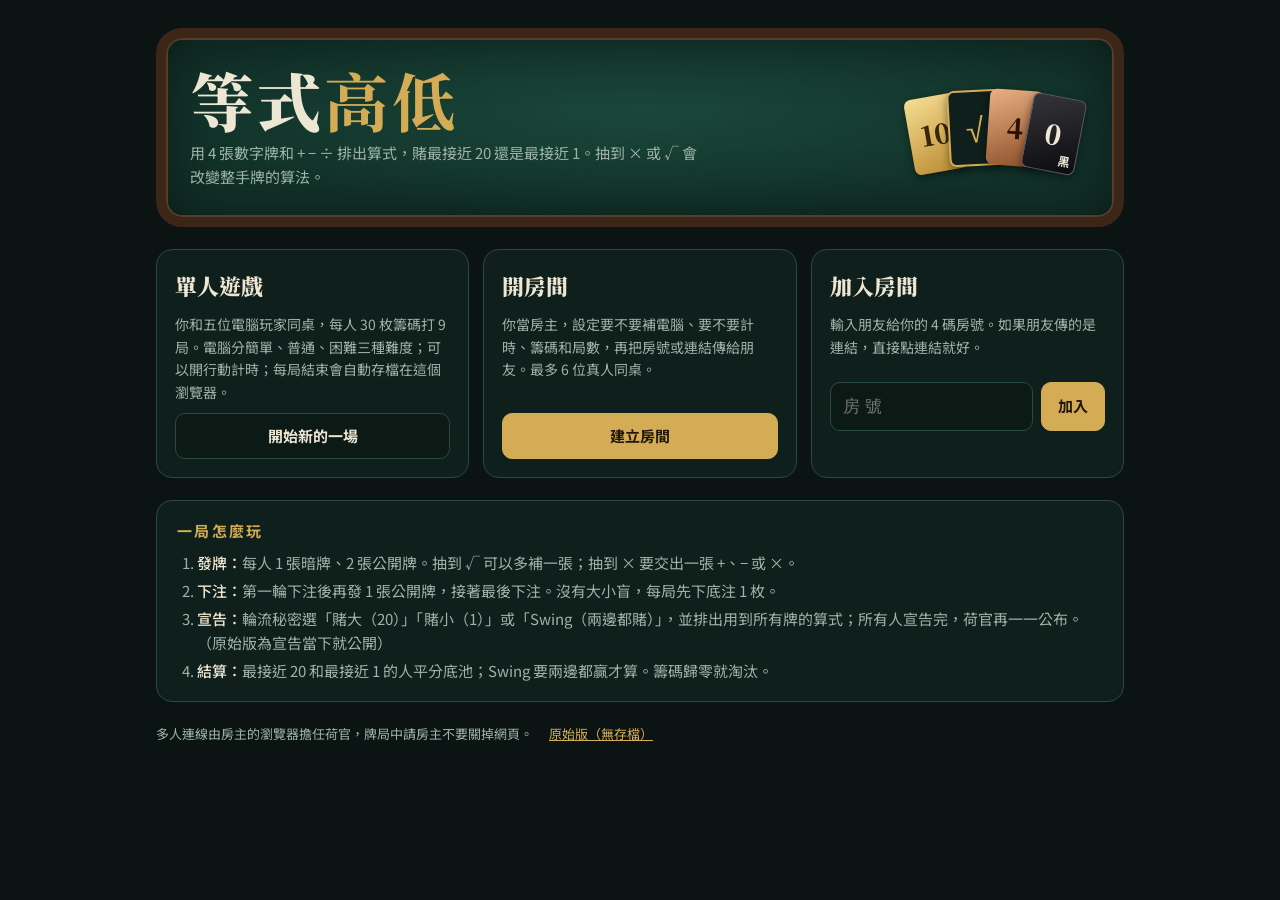
<file: index.html>
<!doctype html>
<html lang="zh-Hant">
<head>
<meta charset="utf-8">
<meta name="viewport" content="width=device-width, initial-scale=1, viewport-fit=cover">
<title>等式高低</title>
<meta name="description" content="用數字牌和 + − ÷ × √ 組出最接近 20 或 1 的算式。單人對電腦，或開房間和朋友連線對戰。">
<link rel="preconnect" href="https://fonts.googleapis.com">
<link rel="preconnect" href="https://fonts.gstatic.com" crossorigin>
<link rel="stylesheet" href="https://fonts.googleapis.com/css2?family=Noto+Sans+TC:wght@400;500;700&family=Noto+Serif+TC:wght@700;900&family=IBM+Plex+Mono:wght@500;600&display=swap">
<style>
/* Layout: the lobby is the table's rail seen from above: a title plate, then three seats to choose from. Same night-casino palette as the game. */
:root{
  --ink:#0b1412; --felt:#123229; --felt-hi:#1a473a; --rail:#3b2618; --text:#ede6d3; --muted:#9db3a8;
  --brass:#d3ac55; --oxblood:#6b1f2a; --line:#2a4a40; --panel:#0f1f1b; --danger:#e07a63;
  --t3a:#f6dd92; --t3b:#b98a2f; --t3t:#3a2608; --t2a:#f1f4f6; --t2b:#98a4ad; --t2t:#1d2a31;
  --t1a:#eab184; --t1b:#8b4e28; --t1t:#2b1205; --t0a:#34343a; --t0b:#0c0c0f; --t0t:#efe8d6;
  --f-display:"Noto Serif TC", "Songti TC", serif;
  --f-body:"Noto Sans TC", "PingFang TC", "Microsoft JhengHei", system-ui, sans-serif;
  --f-mono:"IBM Plex Mono", ui-monospace, Menlo, monospace;
  color-scheme: dark;
}
*{box-sizing:border-box}
[hidden]{display:none!important}
html,body{background:var(--ink);color:var(--text)}
body{margin:0;font-family:var(--f-body);font-size:15px;line-height:1.6}
a{color:var(--brass)}
button,input{font:inherit;color:inherit}
:focus-visible{outline:2px solid var(--brass);outline-offset:2px}
.wrap{max-width:1000px;margin:0 auto;padding-block:28px 40px;padding-left:max(16px, env(safe-area-inset-left, 0px));padding-right:max(16px, env(safe-area-inset-right, 0px));display:flex;flex-direction:column;gap:22px}
.plate{border-radius:26px;border:10px solid var(--rail);box-shadow:inset 0 0 0 2px #5a3b24, inset 0 0 60px rgba(0,0,0,.45);background:radial-gradient(ellipse at 50% 40%, var(--felt-hi), var(--felt) 72%);padding:28px 24px;display:grid;grid-template-columns:minmax(0,1fr) auto;gap:18px;align-items:center}
@media (max-width:640px){.plate{grid-template-columns:minmax(0,1fr);border-width:7px;border-radius:20px;padding:22px 16px}}
h1{font-family:var(--f-display);font-weight:900;font-size:clamp(40px,8vw,64px);margin:0;line-height:1.05;letter-spacing:.05em}
h1 b{color:var(--brass)}
.lede{margin:8px 0 0;color:var(--muted);max-width:34em}
.fan{display:flex;align-items:flex-end;padding-right:8px}
.card{--w:54px;width:var(--w);height:calc(var(--w)*1.4);border-radius:7px;display:grid;place-items:center;position:relative;font-family:var(--f-display);font-weight:900;font-size:calc(var(--w)*.5);box-shadow:0 3px 8px rgba(0,0,0,.45)}
.card + .card{margin-left:-14px}
.card:nth-child(1){transform:rotate(-10deg) translateY(6px)}
.card:nth-child(2){transform:rotate(-3deg)}
.card:nth-child(3){transform:rotate(4deg)}
.card:nth-child(4){transform:rotate(11deg) translateY(6px)}
.card .tier{position:absolute;bottom:2px;right:5px;font-family:var(--f-body);font-weight:700;font-size:12px}
.t3{background:linear-gradient(160deg,var(--t3a),var(--t3b));color:var(--t3t)}
.t2{background:linear-gradient(160deg,var(--t2a),var(--t2b));color:var(--t2t)}
.t1{background:linear-gradient(160deg,var(--t1a),var(--t1b));color:var(--t1t)}
.t0{background:linear-gradient(160deg,var(--t0a),var(--t0b));color:var(--t0t);border:1px solid #57575f}
.sym{background:var(--panel);border:2px solid var(--brass);color:var(--brass)}
@media (max-width:640px){.fan{justify-content:center}.card{--w:46px}}
.modes{display:grid;grid-template-columns:repeat(auto-fit,minmax(min(100%,280px),1fr));gap:14px}
.mode{background:var(--panel);border:1px solid var(--line);border-radius:16px;padding:18px;display:flex;flex-direction:column;gap:10px;min-width:0}
.mode h2{margin:0;font-family:var(--f-display);font-size:22px;font-weight:900}
.mode p{margin:0;color:var(--muted);font-size:14px}
.mode .actions{margin-top:auto;display:flex;flex-direction:column;gap:8px}
.btn{display:inline-flex;justify-content:center;align-items:center;gap:6px;border:1px solid var(--line);background:#0c1a16;padding:10px 16px;border-radius:10px;font-weight:700;text-decoration:none;color:var(--text);cursor:pointer;transition:border-color .15s, background .15s}
.btn:hover{border-color:var(--brass)}
.btn.primary{background:var(--brass);border-color:var(--brass);color:#22170a}
.btn.primary:hover{background:#e4c06c}
.join{display:flex;gap:8px}
.join input{flex:1;min-width:0;background:#0c1a16;border:1px solid var(--line);border-radius:10px;padding:10px 12px;font-family:var(--f-mono);font-size:17px;letter-spacing:.3em;text-transform:uppercase}
.save{font-size:13px;color:var(--brass);font-family:var(--f-mono)}
.err{color:var(--danger);font-size:13px;min-height:20px;margin:0}
.rules{background:var(--panel);border:1px solid var(--line);border-radius:16px;padding:18px 20px}
.rules h2{margin:0 0 8px;font-size:15px;letter-spacing:.15em;color:var(--brass)}
.rules ol{margin:0;padding-left:20px;display:flex;flex-direction:column;gap:4px;color:var(--muted);max-width:62em}
.rules strong{color:var(--text);font-weight:500}
.modal{position:fixed;inset:0;background:rgba(3,8,7,.74);display:grid;place-items:center;padding:16px;z-index:20}
.modal-box{width:min(460px,100%);max-height:90vh;overflow-y:auto;background:var(--panel);border:1px solid var(--brass);border-radius:18px;padding:22px;display:flex;flex-direction:column;gap:14px}
.modal-box h2{margin:0;font-family:var(--f-display);font-weight:900;font-size:24px}
.modal-box h3{margin:0;font-size:13px;letter-spacing:.12em;color:var(--brass)}
.seg{display:grid;grid-template-columns:repeat(3,1fr);gap:8px}
.seg button{border:1px solid var(--line);background:#0c1a16;border-radius:10px;padding:10px 6px;font-weight:700;cursor:pointer;display:flex;flex-direction:column;gap:2px;align-items:center}
.seg button small{font-weight:400;color:var(--muted);font-size:12px}
.seg button[aria-pressed="true"]{border-color:var(--brass);background:#2b2614;color:var(--brass)}
.check{display:flex;gap:8px;align-items:center;font-size:15px}
.check input{width:19px;height:19px;accent-color:var(--brass)}
.nums{display:grid;grid-template-columns:1fr 1fr;gap:10px}
.nums label{display:flex;flex-direction:column;gap:4px;font-size:13px;color:var(--muted)}
.nums input{background:#0c1a16;border:1px solid var(--line);border-radius:8px;padding:9px 10px;font-size:16px;color:var(--text);width:100%;min-width:0}
.nums input:disabled{opacity:.4}
.modal-actions{display:flex;gap:8px;flex-wrap:wrap}
.warn{color:var(--brass);font-size:13px;margin:0}
footer{color:var(--muted);font-size:13px;display:flex;flex-wrap:wrap;gap:6px 16px}
@media (prefers-reduced-motion: reduce){.card{transform:none!important}}
</style>
</head>
<body>
<div class="wrap">
  <header class="plate">
    <div>
      <h1>等式<b>高低</b></h1>
      <p class="lede">用 4 張數字牌和 + − ÷ 排出算式，賭最接近 20 還是最接近 1。抽到 × 或 √ 會改變整手牌的算法。</p>
    </div>
    <div class="fan" aria-hidden="true">
      <div class="card t3">10<span class="tier">金</span></div>
      <div class="card sym">√</div>
      <div class="card t1">4<span class="tier">銅</span></div>
      <div class="card t0">0<span class="tier">黑</span></div>
    </div>
  </header>

  <main class="modes">
    <section class="mode">
      <h2>單人遊戲</h2>
      <p>你和五位電腦玩家同桌，每人 30 枚籌碼打 9 局。電腦分簡單、普通、困難三種難度；可以開行動計時；每局結束會自動存檔在這個瀏覽器。</p>
      <p class="save" id="saveInfo" hidden></p>
      <div class="actions">
        <a class="btn primary" id="continueBtn" href="single.html#continue" hidden>繼續上一場</a>
        <a class="btn" id="newBtn" href="single.html">開始新的一場</a>
      </div>
    </section>

    <section class="mode">
      <h2>開房間</h2>
      <p>你當房主，設定要不要補電腦、要不要計時、籌碼和局數，再把房號或連結傳給朋友。最多 6 位真人同桌。</p>
      <div class="actions">
        <a class="btn primary" href="multi.html">建立房間</a>
      </div>
    </section>

    <section class="mode">
      <h2>加入房間</h2>
      <p>輸入朋友給你的 4 碼房號。如果朋友傳的是連結，直接點連結就好。</p>
      <div class="actions">
        <form class="join" id="joinForm">
          <input id="code" maxlength="4" autocomplete="off" autocapitalize="characters" placeholder="房號" aria-label="房號">
          <button class="btn primary" type="submit">加入</button>
        </form>
        <p class="err" id="err" role="status"></p>
      </div>
    </section>
  </main>

  <section class="rules" aria-labelledby="rh">
    <h2 id="rh">一局怎麼玩</h2>
    <ol>
      <li><strong>發牌：</strong>每人 1 張暗牌、2 張公開牌。抽到 √ 可以多補一張；抽到 × 要交出一張 +、− 或 ×。</li>
      <li><strong>下注：</strong>第一輪下注後再發 1 張公開牌，接著最後下注。沒有大小盲，每局先下底注 1 枚。</li>
      <li><strong>宣告：</strong>輪流秘密選「賭大（20）」「賭小（1）」或「Swing（兩邊都賭）」，並排出用到所有牌的算式；所有人宣告完，荷官再一一公布。（原始版為宣告當下就公開）</li>
      <li><strong>結算：</strong>最接近 20 和最接近 1 的人平分底池；Swing 要兩邊都贏才算。籌碼歸零就淘汰。</li>
    </ol>
  </section>

  <footer>
    <span>多人連線由房主的瀏覽器擔任荷官，牌局中請房主不要關掉網頁。</span>
    <a href="original/">原始版（無存檔）</a>
  </footer>
</div>
<div class="modal" id="singleModal" hidden>
  <div class="modal-box" role="dialog" aria-modal="true" aria-labelledby="smTitle">
    <h2 id="smTitle">單人遊戲設定</h2>
    <h3>電腦難度</h3>
    <div class="seg" id="diffSeg">
      <button type="button" data-diff="easy">簡單<small>常常漏算</small></button>
      <button type="button" data-diff="normal">普通<small>偶爾漏算</small></button>
      <button type="button" data-diff="hard">困難<small>每次算到最好</small></button>
    </div>
    <h3>行動計時</h3>
    <label class="check"><input type="checkbox" id="smTimer"> 開啟計時（時間到自動處理）</label>
    <div class="nums">
      <label>下注秒數<input type="number" id="smBet" min="10" max="300" value="30" inputmode="numeric"></label>
      <label>排算式秒數<input type="number" id="smDecl" min="20" max="600" value="90" inputmode="numeric"></label>
    </div>
    <p class="warn" id="smWarn" hidden>開始新的一場會覆蓋目前的存檔。</p>
    <div class="modal-actions">
      <button class="btn primary" type="button" id="smStart">開始遊戲</button>
      <button class="btn" type="button" id="smCancel">取消</button>
    </div>
  </div>
</div>
<script src="fx.js"></script>
<script>
"use strict";
(function(){
  // Button sounds come from fx.js; links wait a moment so the click sound is not cut off by the page change.
  const go = href => setTimeout(() => { location.href = href; }, window.FX && !FX.isMuted() ? 140 : 0);
  document.querySelectorAll('a.btn[href]').forEach(a => {
    if (a.id === 'newBtn') return;
    a.addEventListener('click', e => { if (e.metaKey || e.ctrlKey || e.shiftKey) return; e.preventDefault(); go(a.getAttribute('href')); });
  });
  document.addEventListener('change', e => { if (e.target.matches('input[type=checkbox]') && window.FX) FX.sound('tap'); });
  let s = null;
  try { s = JSON.parse(localStorage.getItem('eqhilo.single.v1')); } catch (e) {}
  if (s && s.v === 1){
    const d = new Date(s.savedAt);
    document.getElementById('continueBtn').hidden = false;
    const info = document.getElementById('saveInfo');
    info.hidden = false;
    info.textContent = `存檔：已打完第 ${s.hand} 局，你有 ${s.players[0].chips} 枚籌碼（${d.getMonth() + 1}/${d.getDate()} ${String(d.getHours()).padStart(2, '0')}:${String(d.getMinutes()).padStart(2, '0')}）`;
    document.getElementById('newBtn').textContent = '開始新的一場（會覆蓋存檔）';
  }

  // Single-player settings dialog
  const KEY = 'eqhilo.singleSettings';
  let st = {diff:'normal', timer:false, betSec:30, declSec:90};
  try { Object.assign(st, JSON.parse(localStorage.getItem(KEY)) || {}); } catch (e) {}
  const modal = document.getElementById('singleModal');
  const seg = document.getElementById('diffSeg');
  const tm = document.getElementById('smTimer'), bet = document.getElementById('smBet'), decl = document.getElementById('smDecl');
  function paint(){
    seg.querySelectorAll('button').forEach(b => b.setAttribute('aria-pressed', String(b.dataset.diff === st.diff)));
    tm.checked = !!st.timer; bet.value = st.betSec; decl.value = st.declSec;
    bet.disabled = decl.disabled = !st.timer;
  }
  document.getElementById('newBtn').addEventListener('click', e => {
    e.preventDefault();
    document.getElementById('smWarn').hidden = !(s && s.v === 1);
    paint(); modal.hidden = false;
    document.getElementById('smStart').focus();
  });
  seg.addEventListener('click', e => { const b = e.target.closest('[data-diff]'); if (b){ st.diff = b.dataset.diff; paint(); } });
  tm.addEventListener('change', () => { st.timer = tm.checked; paint(); });
  const close = () => { modal.hidden = true; };
  document.getElementById('smCancel').addEventListener('click', close);
  modal.addEventListener('click', e => { if (e.target === modal) close(); });
  document.addEventListener('keydown', e => { if (e.key === 'Escape' && !modal.hidden) close(); });
  document.getElementById('smStart').addEventListener('click', () => {
    st.betSec = Math.min(300, Math.max(10, parseInt(bet.value, 10) || 30));
    st.declSec = Math.min(600, Math.max(20, parseInt(decl.value, 10) || 90));
    try { localStorage.setItem(KEY, JSON.stringify(st)); localStorage.setItem('eqhilo.diff', st.diff); } catch (e) {}
    go('single.html#new');
  });
  document.getElementById('joinForm').addEventListener('submit', e => {
    e.preventDefault();
    const code = document.getElementById('code').value.toUpperCase().replace(/[^A-Z0-9]/g, '');
    if (code.length !== 4){ document.getElementById('err').textContent = '房號是 4 個字元，請再確認一次。'; return; }
    go('multi.html?room=' + code);
  });
})();
</script>
</body>
</html>
</file>
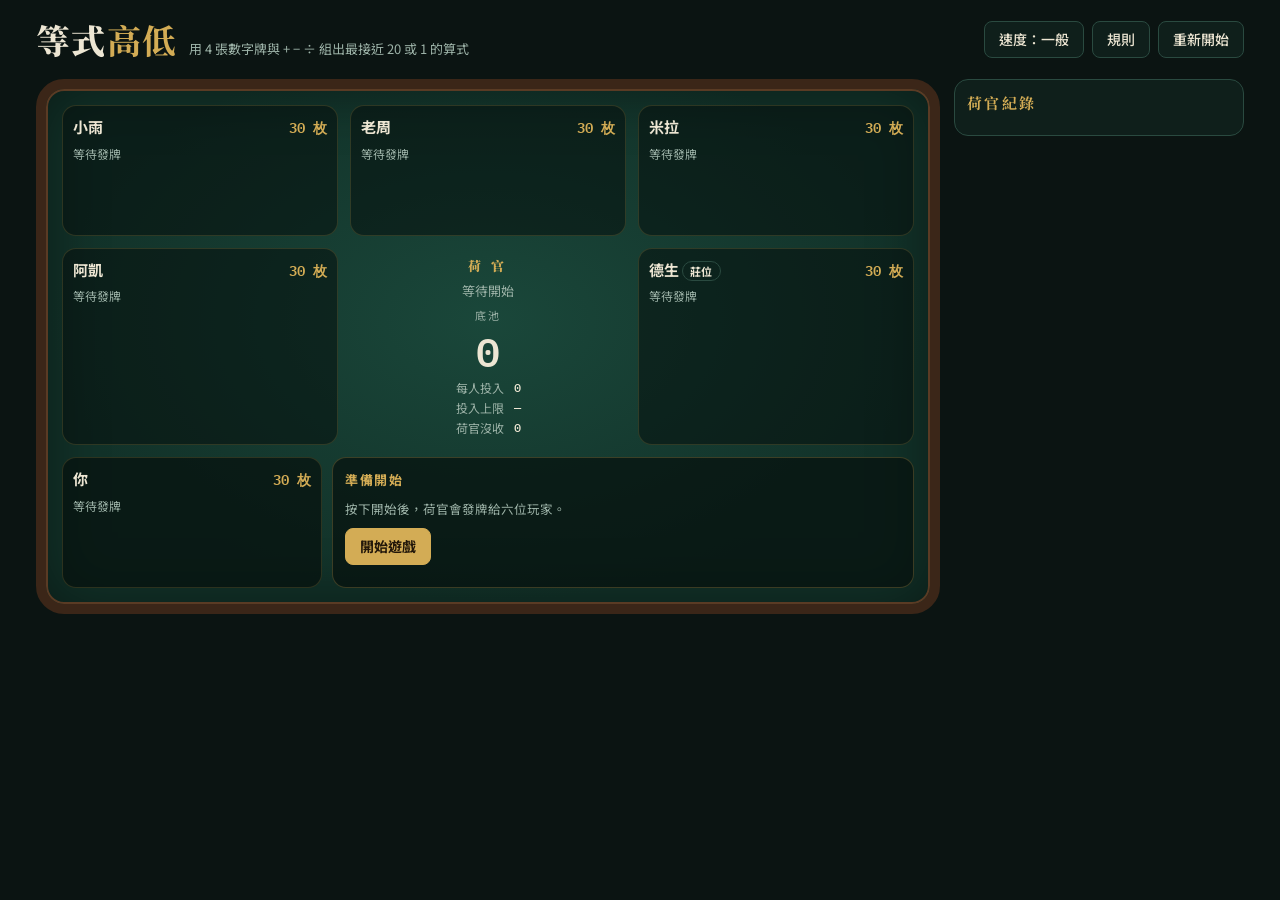
<file: original/index.html>
<!doctype html>
<html lang="zh-Hant">
<head>
<meta charset="utf-8">
<meta name="viewport" content="width=device-width, initial-scale=1, viewport-fit=cover">
<style>[hidden]{display:none!important}body{margin:0}img{max-width:100%}</style>
<title>等式高低</title>
<meta name="claude:viewport-fit-sides" content="cover">
<link rel="preconnect" href="https://fonts.googleapis.com">
<link rel="preconnect" href="https://fonts.gstatic.com" crossorigin>
<link rel="stylesheet" href="https://fonts.googleapis.com/css2?family=Noto+Sans+TC:wght@400;500;700&family=Noto+Serif+TC:wght@700;900&family=IBM+Plex+Mono:wght@500;600&display=swap">
<style>
/* Layout: a felt card table. Opponents ring the top, dealer and pot sit in the middle, your hand is anchored at the bottom; the dealer's log runs beside it. Single dark "casino at night" look, chosen on purpose. */
:root{
  --ink:#0b1412;          /* room */
  --felt:#123229;         /* table */
  --felt-hi:#1a473a;
  --rail:#3b2618;         /* wooden rail */
  --text:#ede6d3;
  --muted:#9db3a8;
  --brass:#d3ac55;        /* accent */
  --oxblood:#6b1f2a;
  --danger:#e07a63;
  --ok:#86d3a3;
  --panel:#0f1f1b;
  --line:#2a4a40;
  --t3a:#f6dd92; --t3b:#b98a2f; --t3t:#3a2608;
  --t2a:#f1f4f6; --t2b:#98a4ad; --t2t:#1d2a31;
  --t1a:#eab184; --t1b:#8b4e28; --t1t:#2b1205;
  --t0a:#34343a; --t0b:#0c0c0f; --t0t:#efe8d6;
  --f-display:"Noto Serif TC", "Songti TC", serif;
  --f-body:"Noto Sans TC", "PingFang TC", "Microsoft JhengHei", system-ui, sans-serif;
  --f-mono:"IBM Plex Mono", ui-monospace, Menlo, monospace;
  color-scheme: dark;
}
*{box-sizing:border-box}
html,body{background:var(--ink);color:var(--text)}
body{font-family:var(--f-body);font-size:14px;line-height:1.5}
button{font:inherit;color:inherit;cursor:pointer}
button:focus-visible,input:focus-visible{outline:2px solid var(--brass);outline-offset:2px}
.app{max-width:1240px;margin:0 auto;padding-block:14px 28px;padding-left:max(16px, env(safe-area-inset-left, 0px));padding-right:max(16px, env(safe-area-inset-right, 0px));display:grid;gap:14px;grid-template-columns:minmax(0,1fr) 290px;grid-template-areas:"top top" "table log"}
@media (max-width:960px){.app{grid-template-columns:minmax(0,1fr);grid-template-areas:"top" "table" "log"}}

.top{grid-area:top;display:flex;flex-wrap:wrap;gap:10px 18px;align-items:center;justify-content:space-between}
.brand{display:flex;align-items:baseline;gap:12px;flex-wrap:wrap}
.brand h1{font-family:var(--f-display);font-weight:900;font-size:clamp(24px,3.4vw,34px);margin:0;letter-spacing:.04em}
.brand h1 b{color:var(--brass)}
.brand small{color:var(--muted);font-size:13px}
.top-tools{display:flex;gap:8px;flex-wrap:wrap}
.btn{border:1px solid var(--line);background:var(--panel);padding:7px 14px;border-radius:8px;font-weight:500;transition:background .15s,border-color .15s}
.btn:hover:not(:disabled){border-color:var(--brass)}
.btn:disabled{opacity:.4;cursor:not-allowed}
.btn.primary{background:var(--brass);color:#22170a;border-color:var(--brass);font-weight:700}
.btn.primary:hover:not(:disabled){background:#e4c06c}
.btn.danger{border-color:#7a3a30;color:var(--danger)}
.btn.sel{border-color:var(--brass);background:#2b2614;color:var(--brass)}

.table{grid-area:table;min-width:0;position:relative;border-radius:28px;padding:16px;background:radial-gradient(ellipse at 50% 45%, var(--felt-hi), var(--felt) 70%);border:10px solid var(--rail);box-shadow:inset 0 0 0 2px #5a3b24, inset 0 0 60px rgba(0,0,0,.45);display:grid;gap:12px;grid-template-columns:repeat(3,minmax(0,1fr));grid-template-areas:"s2 s3 s4" "s1 center s5" "me me me"}
@media (max-width:640px){.table{grid-template-columns:repeat(2,minmax(0,1fr));grid-template-areas:"s1 s2" "s3 s4" "s5 center" "me me";padding:10px;border-width:7px;border-radius:20px}}

.seat{min-width:0;background:rgba(6,16,13,.55);border:1px solid rgba(211,172,85,.18);border-radius:14px;padding:10px;display:flex;flex-direction:column;gap:6px;transition:border-color .2s, box-shadow .2s, opacity .2s}
.seat.turn{border-color:var(--brass);box-shadow:0 0 0 2px rgba(211,172,85,.35)}
.seat.folded{opacity:.5}
.seat.out{opacity:.3;filter:grayscale(1)}
.seat.win{border-color:var(--ok);box-shadow:0 0 0 2px rgba(134,211,163,.35)}
.seat-head{display:flex;justify-content:space-between;align-items:baseline;gap:8px}
.seat-name{font-weight:700;font-size:15px}
.seat-chips{font-family:var(--f-mono);font-variant-numeric:tabular-nums;color:var(--brass);font-weight:600}
.seat-sub{font-size:12px;color:var(--muted);min-height:18px;display:flex;flex-wrap:wrap;gap:4px 8px}
.pill{display:inline-block;font-size:11px;padding:1px 7px;border-radius:99px;border:1px solid var(--line);color:var(--text);letter-spacing:.04em}
.pill.hi{border-color:#a97f2b;color:#f1cf7a}
.pill.lo{border-color:#3f7f99;color:#9fd6ea}
.pill.sw{border-color:#8f4c9c;color:#e2a8ee}
.pill.bad{border-color:#7a3a30;color:var(--danger)}
.pill.good{border-color:#3b7f55;color:var(--ok)}
.cards{display:flex;gap:5px;flex-wrap:wrap;min-height:50px;align-items:flex-end}
.ops{display:flex;gap:4px;flex-wrap:wrap}
.op{font-family:var(--f-mono);font-weight:600;min-width:24px;height:24px;display:inline-grid;place-items:center;border-radius:6px;background:#0c1a16;border:1px solid var(--line);font-size:14px}
.op.special{border-color:var(--brass);color:var(--brass)}
.eqline{font-family:var(--f-mono);font-size:12.5px;background:rgba(0,0,0,.28);border-radius:8px;padding:5px 8px;overflow-wrap:anywhere}
.eqline em{font-style:normal;color:var(--brass)}

.card{--w:36px;width:var(--w);height:calc(var(--w)*1.4);border-radius:6px;display:grid;place-items:center;position:relative;font-family:var(--f-display);font-weight:900;font-size:calc(var(--w)*.5);box-shadow:0 2px 4px rgba(0,0,0,.4);flex:none;animation:deal .25s ease-out}
.card .tier{position:absolute;bottom:2px;right:4px;font-family:var(--f-body);font-weight:700;font-size:calc(var(--w)*.22)}
.card .hid{position:absolute;top:2px;left:4px;font-family:var(--f-body);font-weight:700;font-size:calc(var(--w)*.22);opacity:.75}
.card.t3{background:linear-gradient(160deg,var(--t3a),var(--t3b));color:var(--t3t)}
.card.t2{background:linear-gradient(160deg,var(--t2a),var(--t2b));color:var(--t2t)}
.card.t1{background:linear-gradient(160deg,var(--t1a),var(--t1b));color:var(--t1t)}
.card.t0{background:linear-gradient(160deg,var(--t0a),var(--t0b));color:var(--t0t);border:1px solid #57575f}
.card.back{background:repeating-linear-gradient(45deg,var(--oxblood) 0 5px,#4e1620 5px 10px);border:2px solid var(--brass)}
.card.big{--w:52px}
.card.mini{--w:30px}
@keyframes deal{from{transform:translateY(-8px);opacity:0}to{transform:none;opacity:1}}
@media (prefers-reduced-motion: reduce){.card{animation:none}.seat{transition:none}}

.center{grid-area:center;min-width:0;display:flex;flex-direction:column;align-items:center;justify-content:center;gap:6px;text-align:center;padding:8px}
.dealer{font-family:var(--f-display);font-weight:900;font-size:13px;letter-spacing:.3em;color:var(--brass)}
.phase{font-size:13px;color:var(--muted)}
.pot{font-family:var(--f-mono);font-size:clamp(28px,4vw,40px);font-weight:600;color:var(--text);line-height:1.1;font-variant-numeric:tabular-nums}
.pot-label{font-size:11px;color:var(--muted);letter-spacing:.2em}
.stats{display:grid;grid-template-columns:auto auto;gap:2px 10px;font-size:12px;color:var(--muted);font-variant-numeric:tabular-nums}
.stats b{color:var(--text);font-family:var(--f-mono);font-weight:500;text-align:left}
.stats span{text-align:right}

.me{grid-area:me;min-width:0;display:grid;gap:10px;grid-template-columns:minmax(0,260px) minmax(0,1fr)}
@media (max-width:720px){.me{grid-template-columns:minmax(0,1fr)}}
.me .seat{background:rgba(6,16,13,.7)}
.panel{min-width:0;background:rgba(6,16,13,.7);border:1px solid rgba(211,172,85,.25);border-radius:14px;padding:12px;display:flex;flex-direction:column;gap:10px}
.panel h3{margin:0;font-size:13px;letter-spacing:.12em;color:var(--brass);font-weight:700}
.row{display:flex;gap:8px;flex-wrap:wrap;align-items:center}
.stepper{display:inline-flex;align-items:center;border:1px solid var(--line);border-radius:8px;overflow:hidden}
.stepper button{background:#0c1a16;border:0;width:32px;height:34px;font-size:16px}
.stepper output{min-width:44px;text-align:center;font-family:var(--f-mono);font-weight:600}
.hint{font-size:12.5px;color:var(--muted);margin:0}

.slots{display:flex;flex-wrap:wrap;gap:6px;align-items:flex-start}
.slot{min-width:44px;height:68px;border:1.5px dashed var(--line);border-radius:8px;display:grid;place-items:center;background:rgba(0,0,0,.2);padding:0}
.slot.op-slot{min-width:34px;height:40px;margin-top:14px}
.slot.filled{border-style:solid;border-color:transparent;background:none}
.numwrap{display:flex;flex-direction:column;align-items:center;gap:3px}
.sqrt-tog{font-size:11px;padding:0 6px;border-radius:6px;border:1px solid var(--line);background:#0c1a16;height:20px}
.sqrt-tog.on{border-color:var(--brass);color:#22170a;background:var(--brass)}
.sqrt-mark{position:absolute;top:-2px;left:-4px;background:var(--brass);color:#22170a;border-radius:4px;font-size:12px;padding:0 3px;font-family:var(--f-mono)}
.pool{display:flex;flex-wrap:wrap;gap:6px}
.pool button{background:none;border:0;padding:0}
.result{font-family:var(--f-mono);font-size:15px}
.result .ok{color:var(--ok)} .result .bad{color:var(--danger)}

.log{grid-area:log;min-width:0;background:var(--panel);border:1px solid var(--line);border-radius:14px;padding:12px;display:flex;flex-direction:column;gap:8px;max-height:calc(100vh - 120px);position:sticky;top:max(12px, env(safe-area-inset-top, 0px));align-self:start}
@media (max-width:960px){.log{position:static;max-height:320px}}
.log h2{margin:0;font-family:var(--f-display);font-size:15px;letter-spacing:.15em;color:var(--brass)}
.log ol{list-style:none;margin:0;padding:0;overflow-y:auto;display:flex;flex-direction:column;gap:6px;font-size:13px}
.log li{border-left:2px solid var(--line);padding-left:8px;color:var(--muted)}
.log li.h{border-color:var(--brass);color:var(--text);font-weight:500}

.modal{position:fixed;inset:0;background:rgba(3,8,7,.72);display:grid;place-items:center;padding:16px;z-index:20}
.modal-box{width:min(620px,100%);max-height:88vh;overflow-y:auto;background:var(--panel);border:1px solid var(--brass);border-radius:16px;padding:20px 22px;display:flex;flex-direction:column;gap:12px}
.modal-box h2{margin:0;font-family:var(--f-display);font-weight:900;font-size:24px}
.modal-box h4{margin:8px 0 0;color:var(--brass);font-size:14px;letter-spacing:.08em}
.modal-box ul,.modal-box ol{margin:0;padding-left:20px;display:flex;flex-direction:column;gap:4px}
.modal-box p{margin:0}
.rank{width:100%;border-collapse:collapse;font-variant-numeric:tabular-nums}
.rank td{padding:6px 4px;border-bottom:1px solid var(--line)}
.rank td:last-child{text-align:right;font-family:var(--f-mono);color:var(--brass)}

/* Phone: three compact opponent seats per row, so the whole table and your hand fit in about one screen */
@media (max-width:640px){
  .brand small{display:none}
  .btn{padding:6px 11px}
  .table{grid-template-columns:repeat(3,minmax(0,1fr));grid-template-areas:"s1 s2 s3" "s4 s5 center" "me me me";gap:7px;padding:8px}
  .seat{padding:7px;gap:4px;border-radius:10px}
  .seat-name{font-size:13px}
  .seat-chips{font-size:12px}
  .seat-head{flex-wrap:wrap;gap:0 4px}
  .seat-sub{font-size:10.5px;gap:2px 4px;min-height:0}
  .pill{font-size:10px;padding:0 5px}
  .seat:not(.mine) .card{--w:21px}
  .seat:not(.mine) .cards{gap:3px;min-height:30px;flex-wrap:nowrap}
  .seat:not(.mine) .op{min-width:17px;height:17px;font-size:11px;border-radius:4px}
  .seat:not(.mine) .ops{gap:3px}
  .seat:not(.mine) .eqline{font-size:10px;padding:3px 5px}
  .card.big{--w:46px}
  .center{padding:2px;gap:2px}
  .dealer{font-size:11px}
  .phase{font-size:11px}
  .pot{font-size:26px}
  .stats{font-size:10.5px;gap:0 6px}
  .panel{padding:10px;gap:8px}
  .panel .card{--w:34px}
  .slots{gap:4px}
  .slot{min-width:36px;height:52px}
  .slot.op-slot{min-width:26px;height:32px;margin-top:10px}
  .log{max-height:240px}
}

/* Only newly dealt cards animate; redraws do not replay it */
.card{animation:none}
.card.fresh{animation:deal .25s ease-out}
@media (prefers-reduced-motion: reduce){.card.fresh{animation:none}}
.need-side{color:var(--danger);font-size:13px}
</style>
</head>
<body>

<div class="app">
  <header class="top">
    <div class="brand"><h1>等式<b>高低</b></h1><small>用 4 張數字牌與 + − ÷ 組出最接近 20 或 1 的算式</small></div>
    <div class="top-tools">
      <button class="btn" id="speedBtn" data-act="speed">速度：一般</button>
      <button class="btn" data-act="rules">規則</button>
      <button class="btn" data-act="restart">重新開始</button>
    </div>
  </header>
  <main class="table" id="table"></main>
  <aside class="log"><h2>荷官紀錄</h2><ol id="log"></ol></aside>
</div>
<div id="modal"></div>

<script>
"use strict";
const OPD = {'+':'+','-':'−','*':'×','/':'÷'};
const TIER = ['黑','銅','銀','金'];
const ROSTER = [
  {name:'你'},
  {name:'阿凱', agg:.78},
  {name:'小雨', agg:.38},
  {name:'老周', agg:.55},
  {name:'米拉', agg:.66},
  {name:'德生', agg:.30},
];
const START_CHIPS = 30, HANDS = 9, ANTE = 1, EPS = 1e-9;
let speed = 1;
let G = null;
const sleep = ms => new Promise(r => setTimeout(r, ms * speed));

/* ---------- deck ---------- */
function buildDeck(){
  const d = [];
  for (let v = 0; v <= 10; v++) for (let c = 0; c < 4; c++) d.push({t:'n', v, c});
  for (let k = 0; k < 4; k++){ d.push({t:'sqrt'}); d.push({t:'mul'}); }
  return shuffle(d);
}
function shuffle(a){ for (let i = a.length - 1; i > 0; i--){ const j = Math.floor(Math.random() * (i + 1)); [a[i], a[j]] = [a[j], a[i]]; } return a; }

/* ---------- math ---------- */
// No brackets: × and ÷ before + and −, left to right. √ applies to one number.
function evalEq(vals, ops, sqrtAt){
  const v = vals.map((x, i) => i === sqrtAt ? Math.sqrt(x) : x);
  const terms = [v[0]], addOps = [];
  for (let i = 0; i < 3; i++){
    const op = ops[i], b = v[i + 1];
    if (op === '*') terms[terms.length - 1] *= b;
    else if (op === '/'){ if (Math.abs(b) < EPS) return null; terms[terms.length - 1] /= b; }
    else { addOps.push(op); terms.push(b); }
  }
  let r = terms[0];
  addOps.forEach((op, j) => { r = op === '+' ? r + terms[j + 1] : r - terms[j + 1]; });
  return r;
}
function perms(arr){
  if (arr.length <= 1) return [arr.slice()];
  const out = [], seen = new Set();
  arr.forEach((x, i) => {
    perms(arr.slice(0, i).concat(arr.slice(i + 1))).forEach(p => {
      const q = [x, ...p], key = q.join(',');
      if (!seen.has(key)){ seen.add(key); out.push(q); }
    });
  });
  return out;
}
const IDX_PERMS = perms([0,1,2,3]);
function search(vals, ops, hasSqrt){
  const opPerms = perms(ops);
  const sq = hasSqrt ? [0,1,2,3] : [-1];
  let hi = null, lo = null;
  for (const ord of IDX_PERMS){
    const v = ord.map(i => vals[i]);
    for (const op of opPerms) for (const s of sq){
      const r = evalEq(v, op, s);
      if (r === null) continue;
      const hd = Math.abs(r - 20), ld = Math.abs(r - 1);
      if (!hi || hd < hi.dist - EPS) hi = {val:r, dist:hd, expr:{order:ord, ops:op, sqrtAt:s}};
      if (!lo || ld < lo.dist - EPS) lo = {val:r, dist:ld, expr:{order:ord, ops:op, sqrtAt:s}};
    }
  }
  return {high:hi, low:lo};
}
function fmt(x){
  if (x === null || x === undefined) return '—';
  const r = Math.round(x * 1000) / 1000;
  return Number.isInteger(r) ? String(r) : r.toFixed(3).replace(/0+$/, '');
}
function exprText(hand, expr){
  let s = '';
  for (let k = 0; k < 4; k++){
    const n = hand.nums[expr.order[k]];
    s += (expr.sqrtAt === k ? '√' : '') + n.v;
    if (k < 3) s += ' ' + OPD[expr.ops[k]] + ' ';
  }
  return s;
}
// Does entry a beat entry b on this side? Entries: {val, cards}
function keyCard(cards, side){
  return cards.reduce((best, c) => {
    if (!best) return c;
    if (side === 'high') return (c.v > best.v || (c.v === best.v && c.c > best.c)) ? c : best;
    return (c.v < best.v || (c.v === best.v && c.c < best.c)) ? c : best;
  }, null);
}
function beats(side, a, b){
  const t = side === 'high' ? 20 : 1;
  const da = Math.abs(a.val - t), db = Math.abs(b.val - t);
  if (Math.abs(da - db) > EPS) return da < db;
  const ka = keyCard(a.cards, side), kb = keyCard(b.cards, side);
  if (side === 'high') return ka.v > kb.v || (ka.v === kb.v && ka.c > kb.c);
  return ka.v < kb.v || (ka.v === kb.v && ka.c < kb.c);
}
function sideBest(side, list){ // list of {p, entry}
  return list.reduce((best, x) => (!best || beats(side, x.entry, best.entry)) ? x : best, null);
}

/* ---------- AI ---------- */
function strength(hand){
  const vals = hand.nums.map(n => n.v);
  const samples = vals.length >= 4 ? 1 : 12;
  let sh = 0, sl = 0;
  for (let s = 0; s < samples; s++){
    const v = vals.slice();
    while (v.length < 4) v.push(Math.floor(Math.random() * 11));
    const b = search(v, hand.ops, hand.sqrt);
    sh += b.high ? Math.exp(-b.high.dist * 0.45) : 0;
    sl += b.low ? Math.exp(-b.low.dist * 1.1) : 0;
  }
  sh /= samples; sl /= samples;
  if (vals.length && Math.max(...vals) >= 9) sh += 0.08;
  if (vals.length && Math.min(...vals) <= 1) sl += 0.08;
  return Math.max(sh, sl * 0.85);
}
function aiBet(p, toCall){
  const s = strength(p.hand) + (Math.random() * 0.24 - 0.1) + (p.agg - 0.5) * 0.2;
  const canRaise = G.level < G.cap;
  const raiseTo = () => Math.min(G.cap, G.level + 1 + Math.floor(Math.random() * (1 + p.agg * 3)));
  if (toCall === 0){
    if (canRaise && s > 0.62 && Math.random() < 0.35 + p.agg * 0.5) return {a:'raise', to:raiseTo()};
    return {a:'check'};
  }
  if (canRaise && s > 0.8 && Math.random() < p.agg * 0.6) return {a:'raise', to:raiseTo()};
  if (s > 0.3 + toCall * 0.045) return {a:'call'};
  return {a:'fold'};
}
function aiSurrender(p){
  const options = [...new Set(p.hand.ops.filter(o => o === '+' || o === '-' || o === '*'))];
  let best = options[0], bs = -1;
  for (const o of options){
    const ops = p.hand.ops.slice(); ops.splice(ops.indexOf(o), 1);
    const s = strength({...p.hand, ops});
    if (s > bs){ bs = s; best = o; }
  }
  return best;
}
function aiDeclare(p){
  const h = p.hand;
  const b = search(h.nums.map(n => n.v), h.ops, h.sqrt);
  const eh = {val:b.high.val, cards:h.nums}, el = {val:b.low.val, cards:h.nums};
  const shown = G.players.filter(q => q.hand && q.hand.decl);
  const curHi = sideBest('high', shown.filter(q => q.hand.decl.type !== 'low').map(q => ({p:q, entry:{val:q.hand.decl.high.val, cards:q.hand.nums}})));
  const curLo = sideBest('low', shown.filter(q => q.hand.decl.type !== 'high').map(q => ({p:q, entry:{val:q.hand.decl.low.val, cards:q.hand.nums}})));
  const winHi = !curHi || beats('high', eh, curHi.entry);
  const winLo = !curLo || beats('low', el, curLo.entry);
  const mk = (r) => ({val:r.val, expr:r.expr});
  if (winHi && winLo && b.high.dist < 0.5 && b.low.dist < 0.15 && Math.random() < 0.35 + p.agg * 0.5)
    return {type:'swing', high:mk(b.high), low:mk(b.low)};
  let type;
  if (winHi && !winLo) type = 'high';
  else if (winLo && !winHi) type = 'low';
  else {
    const sh = Math.exp(-b.high.dist * 0.45), sl = Math.exp(-b.low.dist * 1.1);
    type = sh + Math.random() * 0.1 >= sl + Math.random() * 0.1 ? 'high' : 'low';
  }
  return type === 'high' ? {type, high:mk(b.high)} : {type, low:mk(b.low)};
}

/* ---------- flow ---------- */
function say(msg, strong){ G.log.unshift({msg, strong:!!strong}); if (G.log.length > 120) G.log.pop(); renderLog(); }
function activePlayers(){ return G.players.filter(p => !p.out); }
function nextActive(from){ for (let k = 1; k <= 6; k++){ const j = (from + k) % 6; if (!G.players[j].out) return j; } return from; }
function orderFrom(start){ const r = []; for (let k = 0; k < 6; k++){ const p = G.players[(start + k) % 6]; if (!p.out) r.push(p); } return r; }
function inHand(order){ return order.filter(p => !p.hand.folded); }
function waitHuman(obj){ return new Promise(res => { G.await = {...obj, resolve:(v) => { G.await = null; res(v); }}; render(); }); }
const humanAuto = () => location.hash === '#auto';

function newGame(){
  const id = G ? G.id + 1 : 1;
  G = {
    id, hand:0, button:Math.floor(Math.random() * 6), pot:0, house:0, level:0, cap:0, turn:-1,
    phase:'等待開始', log:[], await:null, over:false, order:[],
    players: ROSTER.map((r, i) => ({i, name:r.name, ai:i !== 0, agg:r.agg ?? .5, chips:START_CHIPS, out:false, hand:null}))
  };
  render(); renderLog();
  return id;
}
async function run(id){
  say('荷官：歡迎入座。每人 30 枚籌碼，共 9 局。', true);
  for (let h = 1; h <= HANDS; h++){
    if (id !== G.id) return;
    if (activePlayers().length < 2) break;
    G.hand = h;
    await playHand(id);
  }
  if (id !== G.id) return;
  endGame();
}
async function playHand(id){
  const alive = () => id === G.id;
  G.deck = buildDeck(); G.pot = 0; G.level = 0; G.result = null;
  G.button = nextActive(G.button);
  const order = orderFrom(nextActive(G.button));
  G.order = order;
  G.players.forEach(p => p.hand = null);
  order.forEach(p => p.hand = {nums:[], ops:['+','-','/'], sqrt:false, special:null, contrib:0, folded:false, acted:false, decl:null, revealed:false, act:'', tags:[]});
  G.cap = Math.min(...order.map(p => p.chips));
  G.phase = '發暗牌';
  say(`第 ${G.hand} 局開始。本局每人投入上限 ${G.cap} 枚（場上最少籌碼）。`, true);
  order.forEach(p => { p.chips -= ANTE; p.hand.contrib += ANTE; G.pot += ANTE; });
  G.level = ANTE;
  say(`每人先下底注 ${ANTE} 枚。`);
  render(); await sleep(500); if (!alive()) return;

  for (const p of order){
    while (true){
      const c = G.deck.pop();
      if (c.t === 'n'){ p.hand.nums.push({...c, hidden:true}); break; }
      G.deck.splice(Math.floor(Math.random() * G.deck.length), 0, c);
      say(`${p.name} 的暗牌抽到 ${c.t === 'sqrt' ? '√' : '×'}，退回重抽。`);
    }
    render(); await sleep(180); if (!alive()) return;
  }
  G.phase = '發公開牌';
  for (let k = 0; k < 2; k++) for (const p of order){ await dealOpen(p, id); if (!alive()) return; }

  await bettingRound(order, '第一輪下注', id); if (!alive()) return;

  if (inHand(order).length > 1){
    G.phase = '發最後一張公開牌';
    for (const p of inHand(order)){ await dealOpen(p, id); if (!alive()) return; }
    await bettingRound(order, '最後下注', id); if (!alive()) return;
  }

  const live = inHand(order);
  if (live.length === 1){
    const w = live[0];
    w.chips += G.pot; w.hand.tags.push(['good', `贏得 ${G.pot}`]);
    say(`其他人都棄牌，${w.name} 拿走底池 ${G.pot} 枚。`, true);
    G.result = {winners:[w]}; G.pot = 0;
  } else {
    G.phase = '宣告與開牌';
    for (const p of live){
      G.turn = p.i; render();
      let d;
      if (p.ai || humanAuto()){ await sleep(900); d = aiDeclare(p); }
      else d = await waitHuman({kind:'declare', b:{type:null, tab:'high', eq:{high:emptyEq(), low:emptyEq()}}});
      if (!alive()) return;
      p.hand.decl = d; p.hand.revealed = true;
      const label = {high:'大（20）', low:'小（1）', swing:'Swing（大小都賭）'}[d.type];
      const parts = [];
      if (d.high) parts.push(`${exprText(p.hand, d.high.expr)} = ${fmt(d.high.val)}`);
      if (d.low) parts.push(`${exprText(p.hand, d.low.expr)} = ${fmt(d.low.val)}`);
      say(`${p.name} 宣告 ${label}：${parts.join('；')}`);
      render(); await sleep(450);
    }
    G.turn = -1;
    showdown(live);
  }
  order.forEach(p => { p.hand.revealed = true; });
  for (const p of order) if (p.chips <= 0 && !p.out){ p.out = true; say(`${p.name} 籌碼歸零，淘汰。`, true); }
  G.phase = '本局結束';
  render();
  if (G.players[0].out || humanAuto()){ await sleep(2200); }
  else await waitHuman({kind:'next'});
}
async function dealOpen(p, id){
  const h = p.hand;
  while (true){
    const c = G.deck.pop();
    if (c.t === 'n'){ h.nums.push({...c, hidden:false}); render(); await sleep(220); return; }
    const sym = c.t === 'sqrt' ? '√' : '×';
    if (h.special){ say(`${p.name} 抽到第二張符號牌 ${sym}，丟棄並補牌。`); await sleep(250); continue; }
    h.special = c.t;
    if (c.t === 'sqrt'){
      h.sqrt = true;
      say(`${p.name} 抽到 √，再補一張牌。`);
    } else {
      h.ops.push('*'); render();
      const opts = [...new Set(h.ops.filter(o => o === '+' || o === '-' || o === '*'))];
      const give = (p.ai || humanAuto()) ? aiSurrender(p) : await waitHuman({kind:'surrender', opts});
      if (id !== G.id) return;
      h.ops.splice(h.ops.indexOf(give), 1);
      say(`${p.name} 抽到 ×，交出 ${OPD[give]}，再補一張數字牌。`);
    }
    render(); await sleep(300);
  }
}
async function bettingRound(order, label, id){
  G.phase = label;
  order.forEach(p => { p.hand.acted = false; p.hand.act = ''; });
  if (G.level >= G.cap){ say(`${label}：已達投入上限，直接進入下一步。`); return; }
  say(`${label}開始。`, true);
  let i = 0;
  while (true){
    if (inHand(order).length <= 1) break;
    const pending = order.filter(p => !p.hand.folded && (!p.hand.acted || p.hand.contrib < G.level));
    if (!pending.length) break;
    const p = order[i % order.length]; i++;
    if (p.hand.folded || (p.hand.acted && p.hand.contrib === G.level)) continue;
    const toCall = G.level - p.hand.contrib;
    G.turn = p.i; render();
    let act;
    if (p.ai || humanAuto()){ await sleep(650); act = aiBet(p, toCall); }
    else act = await waitHuman({kind:'bet', toCall, raiseTo:Math.min(G.cap, G.level + 1)});
    if (id !== G.id) return;
    const h = p.hand;
    if (act.a === 'fold'){ h.folded = true; h.act = '棄牌'; say(`${p.name} 棄牌。`); }
    else if (act.a === 'check'){ h.act = '過牌'; say(`${p.name} 過牌。`); }
    else if (act.a === 'call'){ p.chips -= toCall; h.contrib += toCall; G.pot += toCall; h.act = `跟注 ${toCall}`; say(`${p.name} 跟注 ${toCall}。`); }
    else if (act.a === 'raise'){
      const to = Math.max(G.level + 1, Math.min(G.cap, act.to)), pay = to - h.contrib;
      p.chips -= pay; h.contrib += pay; G.pot += pay; G.level = to;
      h.act = `加注到 ${to}`; say(`${p.name} 加注，每人投入提高到 ${to} 枚。`);
    }
    h.acted = true;
    render();
  }
  G.turn = -1; render();
}
function showdown(live){
  let alive = live.slice();
  const failed = [];
  let hi, lo;
  while (true){
    hi = sideBest('high', alive.filter(p => p.hand.decl.type !== 'low').map(p => ({p, entry:{val:p.hand.decl.high.val, cards:p.hand.nums}})));
    lo = sideBest('low', alive.filter(p => p.hand.decl.type !== 'high').map(p => ({p, entry:{val:p.hand.decl.low.val, cards:p.hand.nums}})));
    const bad = alive.filter(p => p.hand.decl.type === 'swing' && (!hi || hi.p !== p || !lo || lo.p !== p));
    if (!bad.length) break;
    bad.forEach(p => { failed.push(p); p.hand.tags.push(['bad', 'Swing 失敗']); say(`${p.name} 的 Swing 沒有同時贏下大小兩邊，失去資格。`); });
    alive = alive.filter(p => !bad.includes(p));
  }
  const winners = [];
  if (hi){ winners.push(hi.p); hi.p.hand.tags.push(['hi', '大方贏家']); say(`大方贏家：${hi.p.name}（${fmt(hi.p.hand.decl.high.val)}）`, true); }
  if (lo){ if (!winners.includes(lo.p)) winners.push(lo.p); lo.p.hand.tags.push(['lo', '小方贏家']); say(`小方贏家：${lo.p.name}（${fmt(lo.p.hand.decl.low.val)}）`, true); }
  if (!winners.length){
    G.house += G.pot; say(`沒有贏家，底池 ${G.pot} 枚由荷官沒收。`, true);
  } else {
    const share = Math.floor(G.pot / winners.length), rem = G.pot - share * winners.length;
    winners.forEach(w => { w.chips += share; w.hand.tags.push(['good', `+${share}`]); });
    say(`底池 ${G.pot} 枚由 ${winners.map(w => w.name).join('、')} 平分，每人 ${share} 枚${rem ? `，餘下 ${rem} 枚由荷官沒收` : ''}。`, true);
    G.house += rem;
  }
  G.pot = 0;
  G.result = {winners, failed};
}
function endGame(){
  G.over = true; G.phase = '遊戲結束';
  render();
  const ranked = G.players.slice().sort((a, b) => b.chips - a.chips);
  const me = ranked.findIndex(p => p.i === 0) + 1;
  say(`遊戲結束。你排第 ${me} 名。`, true);
  openModal(`
    <h2>最終排名</h2>
    <p class="hint">9 局結束（或只剩一人有籌碼），以籌碼數決定勝負。荷官共沒收 ${G.house} 枚。</p>
    <table class="rank">${ranked.map((p, k) => `<tr><td>${k + 1}. ${p.name}${p.out ? '（淘汰）' : ''}</td><td>${p.chips}</td></tr>`).join('')}</table>
    <div class="row"><button class="btn primary" data-act="restart">再玩一場</button><button class="btn" data-act="close">看牌桌</button></div>`);
}

/* ---------- human declare builder ---------- */
function emptyEq(){ return {slots:[null,null,null,null,null,null,null], sqrtAt:-1}; }
function isEmptyEq(eq){ return eq.sqrtAt < 0 && eq.slots.every(x => x === null); }
function eqValue(eq, h){
  if (eq.slots.some(s => s === null)) return {ok:false, why:'算式還沒排完'};
  if (h.sqrt && eq.sqrtAt < 0) return {ok:false, why:'√ 必須套用在一個數字上'};
  const vals = [0,1,2,3].map(k => h.nums[eq.slots[2 * k]].v);
  const ops = [0,1,2].map(j => h.ops[eq.slots[2 * j + 1]]);
  const r = evalEq(vals, ops, h.sqrt ? eq.sqrtAt : -1);
  if (r === null) return {ok:false, why:'不能除以 0'};
  return {ok:true, val:r, expr:{order:[0,1,2,3].map(k => eq.slots[2 * k]), ops, sqrtAt:h.sqrt ? eq.sqrtAt : -1}};
}

/* ---------- rendering ---------- */
const $ = s => document.querySelector(s);
const SEEN = {};
function cardHTML(n, opts = {}){
  const size = (opts.size ? ' ' + opts.size : '') + (opts.fresh ? ' fresh' : '');
  if (opts.back) return `<div class="card back${size}" aria-label="暗牌"></div>`;
  return `<div class="card t${n.c}${size}" aria-label="${TIER[n.c]} ${n.v}">${opts.sqrt ? '<span class="sqrt-mark">√</span>' : ''}${n.hidden ? '<span class="hid">暗</span>' : ''}${n.v}<span class="tier">${TIER[n.c]}</span></div>`;
}
function seatHTML(p, isMe){
  const h = p.hand;
  const cls = ['seat'];
  if (isMe) cls.push('mine');
  if (G.turn === p.i) cls.push('turn');
  if (h && h.folded) cls.push('folded');
  if (p.out) cls.push('out');
  if (G.result && G.result.winners && G.result.winners.includes(p)) cls.push('win');
  let cards = '', ops = '', sub = [], eq = '';
  if (h){
    const seen = (SEEN[p.i] || 0) > h.nums.length ? 0 : (SEEN[p.i] || 0);
    cards = h.nums.map((n, k) => (n.hidden && !isMe && !h.revealed) ? cardHTML(n, {back:true, size: isMe ? 'big' : '', fresh:k >= seen}) : cardHTML(n, {size: isMe ? 'big' : '', fresh:k >= seen})).join('');
    SEEN[p.i] = h.nums.length;
    ops = h.ops.map(o => `<span class="op${o === '*' ? ' special' : ''}">${OPD[o]}</span>`).join('') + (h.sqrt ? '<span class="op special">√</span>' : '');
    sub.push(`本局投入 ${h.contrib}`);
    if (h.act) sub.push(`<span class="pill${h.folded ? ' bad' : ''}">${h.act}</span>`);
    if (h.decl){
      const m = {high:['hi','大'], low:['lo','小'], swing:['sw','Swing']}[h.decl.type];
      sub.push(`<span class="pill ${m[0]}">宣告 ${m[1]}</span>`);
      const lines = [];
      if (h.decl.high) lines.push(`<div class="eqline">${exprText(h, h.decl.high.expr)} = <em>${fmt(h.decl.high.val)}</em></div>`);
      if (h.decl.low) lines.push(`<div class="eqline">${exprText(h, h.decl.low.expr)} = <em>${fmt(h.decl.low.val)}</em></div>`);
      eq = lines.join('');
    }
    h.tags.forEach(([k, t]) => sub.push(`<span class="pill ${k}">${t}</span>`));
  } else if (p.out) sub.push('<span class="pill bad">已淘汰</span>');
  else sub.push('等待發牌');
  if (!h) SEEN[p.i] = 0;
  return `<section class="${cls.join(' ')}" style="grid-area:${isMe ? 'auto' : 's' + p.i}" aria-label="${p.name}">
    <div class="seat-head"><span class="seat-name">${p.name}${G.button === p.i ? ' <span class="pill">莊位</span>' : ''}</span><span class="seat-chips">${p.chips} 枚</span></div>
    <div class="seat-sub">${sub.join('')}</div>
    <div class="cards">${cards}</div>
    <div class="ops">${ops}</div>${eq}
  </section>`;
}
function centerHTML(){
  return `<div class="center">
    <div class="dealer">荷 官</div>
    <div class="phase">${G.hand ? `第 ${G.hand} / ${HANDS} 局 · ` : ''}${G.phase}</div>
    <div class="pot-label">底池</div>
    <div class="pot">${G.pot}</div>
    <div class="stats">
      <span>每人投入</span><b>${G.level}</b>
      <span>投入上限</span><b>${G.cap || '—'}</b>
      <span>荷官沒收</span><b>${G.house}</b>
    </div>
  </div>`;
}
function actionHTML(){
  const a = G.await, me = G.players[0];
  if (G.over) return `<div class="panel"><h3>遊戲結束</h3><div class="row"><button class="btn primary" data-act="restart">再玩一場</button><button class="btn" data-act="showrank">查看排名</button></div></div>`;
  if (!G.hand) return `<div class="panel"><h3>準備開始</h3><p class="hint">按下開始後，荷官會發牌給六位玩家。</p><div class="row"><button class="btn primary" data-act="start">開始遊戲</button></div></div>`;
  if (!a){
    let t = '輪到其他玩家行動中…';
    if (me.out) t = '你已被淘汰，牌局自動進行中。';
    else if (me.hand && me.hand.folded) t = '你已棄牌，等待本局結束。';
    return `<div class="panel"><h3>你的回合</h3><p class="hint">${t}</p></div>`;
  }
  if (a.kind === 'next'){
    return `<div class="panel"><h3>本局結算</h3><p class="hint">看完各家的算式後，進入下一局。</p><div class="row"><button class="btn primary" data-act="next">${G.hand >= HANDS ? '看最終結果' : '下一局'}</button></div></div>`;
  }
  if (a.kind === 'surrender'){
    return `<div class="panel"><h3>你抽到 ×</h3><p class="hint">依規則要交出一張 +、− 或 × 符號牌，之後再補一張數字牌。</p><div class="row">${a.opts.map(o => `<button class="btn" data-act="surrender" data-v="${o}">交出 ${OPD[o]}</button>`).join('')}</div></div>`;
  }
  if (a.kind === 'bet'){
    const canRaise = G.level < G.cap;
    return `<div class="panel"><h3>${G.phase}</h3>
      <p class="hint">目前每人投入 ${G.level} 枚，你已投入 ${me.hand.contrib} 枚${a.toCall ? `，需跟注 ${a.toCall} 枚` : ''}。本局上限 ${G.cap} 枚。</p>
      <div class="row">
        <button class="btn danger" data-act="fold">棄牌</button>
        <button class="btn" data-act="call">${a.toCall ? `跟注 ${a.toCall}` : '過牌'}</button>
        ${canRaise ? `<span class="stepper"><button data-act="rdec" aria-label="減少">−</button><output id="raiseOut">${a.raiseTo}</output><button data-act="rinc" aria-label="增加">+</button></span>
        <button class="btn primary" data-act="raise">加注到 ${a.raiseTo}</button>` : '<span class="hint">已達上限，不能再加注</span>'}
      </div></div>`;
  }
  if (a.kind === 'declare') return builderHTML();
  return '';
}
function builderHTML(){
  const b = G.await.b, h = G.players[0].hand;
  // Until the player picks a side, they arrange one equation (stored under b.tab) and see both distances.
  const needs = b.type === 'swing' ? ['high','low'] : [b.type || b.tab];
  if (!needs.includes(b.tab)) b.tab = needs[0];
  const eq = b.eq[b.tab];
  const usedN = new Set(eq.slots.filter((s, i) => i % 2 === 0 && s !== null));
  const usedO = new Set(eq.slots.filter((s, i) => i % 2 === 1 && s !== null));
  const slots = eq.slots.map((s, i) => {
    if (i % 2 === 0){
      const k = i / 2;
      const inner = s === null ? '' : cardHTML(h.nums[s], {sqrt: eq.sqrtAt === k});
      const tog = h.sqrt ? `<button class="sqrt-tog${eq.sqrtAt === k ? ' on' : ''}" data-act="sqrt" data-k="${k}">√</button>` : '';
      return `<div class="numwrap"><button class="slot${s !== null ? ' filled' : ''}" data-act="slot" data-i="${i}" aria-label="數字位置 ${k + 1}">${inner}</button>${tog}</div>`;
    }
    return `<button class="slot op-slot${s !== null ? ' filled' : ''}" data-act="slot" data-i="${i}" aria-label="符號位置">${s === null ? '' : `<span class="op">${OPD[h.ops[s]]}</span>`}</button>`;
  }).join('');
  const pool = h.nums.map((n, i) => usedN.has(i) ? '' : `<button data-act="pn" data-i="${i}">${cardHTML(n)}</button>`).join('')
    + h.ops.map((o, i) => usedO.has(i) ? '' : `<button data-act="po" data-i="${i}"><span class="op" style="width:34px;height:34px">${OPD[o]}</span></button>`).join('');
  const res = b.type ? needs.map(t => {
    const r = eqValue(b.eq[t], h), target = t === 'high' ? 20 : 1;
    return `<div>${t === 'high' ? '大方算式' : '小方算式'}：${r.ok ? `<span class="ok">= ${fmt(r.val)}</span>（離 ${target} 差 ${fmt(Math.abs(r.val - target))}）` : `<span class="bad">${r.why}</span>`}</div>`;
  }).join('') : (() => {
    const r = eqValue(b.eq[b.tab], h);
    return `<div>算式：${r.ok ? `<span class="ok">= ${fmt(r.val)}</span>（離 20 差 ${fmt(Math.abs(r.val - 20))}，離 1 差 ${fmt(Math.abs(r.val - 1))}）` : `<span class="bad">${r.why}</span>`}</div>`;
  })();
  const ready = !!b.type && needs.every(t => eqValue(b.eq[t], h).ok);
  return `<div class="panel"><h3>輪到你選邊並排出算式</h3>
    <div class="row">
      <button class="btn${b.type === 'high' ? ' sel' : ''}" data-act="dtype" data-v="high">賭大（20）</button>
      <button class="btn${b.type === 'low' ? ' sel' : ''}" data-act="dtype" data-v="low">賭小（1）</button>
      <button class="btn${b.type === 'swing' ? ' sel' : ''}" data-act="dtype" data-v="swing">Swing（大小都賭）</button>
    </div>
    ${b.type === 'swing' ? `<div class="row"><button class="btn${b.tab === 'high' ? ' sel' : ''}" data-act="dtab" data-v="high">編輯大方算式</button><button class="btn${b.tab === 'low' ? ' sel' : ''}" data-act="dtab" data-v="low">編輯小方算式</button></div>` : ''}
    <p class="hint">點下方的牌放進算式，點已放好的位置可以取回。所有牌都要用到，沒有括號，先乘除後加減。${h.sqrt ? '√ 要指定給其中一個數字。' : ''}</p>
    <div class="slots">${slots}</div>
    <div class="pool">${pool}</div>
    <div class="result">${res}</div>
    <div class="row"><button class="btn" data-act="dclear">清空這條算式</button><button class="btn primary" data-act="declare" ${ready ? '' : 'disabled'}>宣告並開牌</button>${b.type ? '' : '<span class="need-side">還沒選賭大、賭小或 Swing</span>'}</div>
  </div>`;
}
function render(){
  if (!G) return;
  const ai = G.players.slice(1).map(p => seatHTML(p, false)).join('');
  $('#table').innerHTML = ai + centerHTML() + `<div class="me">${seatHTML(G.players[0], true)}${actionHTML()}</div>`;
  // When it becomes your turn, bring the action panel into view (matters most on phones).
  if (G.await && G.await !== lastShown){
    lastShown = G.await;
    const el = document.querySelector('.me .panel');
    if (el){
      const r = el.getBoundingClientRect();
      if (r.top < 0 || r.bottom > innerHeight){
        const reduce = matchMedia('(prefers-reduced-motion: reduce)').matches;
        el.scrollIntoView({behavior: reduce ? 'auto' : 'smooth', block: r.height > innerHeight ? 'start' : 'end'});
      }
    }
  }
}
let lastShown = null;
function renderLog(){
  $('#log').innerHTML = G.log.map(l => `<li class="${l.strong ? 'h' : ''}">${l.msg}</li>`).join('');
}
function openModal(html){ $('#modal').innerHTML = `<div class="modal" data-act="backdrop"><div class="modal-box" role="dialog" aria-modal="true">${html}</div></div>`; }
function closeModal(){ $('#modal').innerHTML = ''; }
function rulesHTML(){
  return `<h2>遊戲規則</h2>
  <h4>牌組（52 張）</h4>
  <ul><li>數字牌 0–10，每個數字有金、銀、銅、黑四色，共 44 張。顏色由高到低：金 > 銀 > 銅 > 黑。</li><li>√ 牌 4 張、× 牌 4 張。</li><li>每位玩家一開始就有 +、−、÷ 三張符號牌。</li></ul>
  <h4>一局的流程</h4>
  <ol>
    <li>每人下底注 1 枚。</li>
    <li>每人發 1 張暗牌，抽到 √ 或 × 就退回重抽，直到拿到數字牌。</li>
    <li>每人再發 2 張公開牌：抽到 √ 可以再補一張牌；抽到 × 要交出一張 +、− 或 ×，再補一張數字牌；第二張符號牌一律丟棄，直到拿到數字牌。</li>
    <li>第一輪下注（類似德州撲克，但沒有大小盲）。</li>
    <li>再發 1 張公開牌，特殊牌規則同上，這就是最終手牌。</li>
    <li>最後下注。</li>
    <li>依順序輪流宣告「大」「小」或「Swing」，宣告的同時排出算式開牌。</li>
  </ol>
  <h4>算式</h4>
  <ul><li>4 張數字牌與 3 張符號牌全部都要用到；有 √ 時也要用，且只能用在一個數字上。</li><li>沒有括號，先乘除、後加減。不能除以 0。</li></ul>
  <h4>下注</h4>
  <ul><li>可以過牌、跟注、加注或棄牌。</li><li>每人本局的總投入，不能超過場上籌碼最少的玩家（開局時的籌碼）。</li></ul>
  <h4>勝負</h4>
  <ul><li>賭大：最接近 20 的人贏；賭小：最接近 1 的人贏。</li><li>距離相同時，賭大比手上最大的數字牌，賭小比最小的數字牌；數字也相同就比顏色（賭大比高、賭小比低）。</li><li>Swing 要排出兩條算式，大小兩邊都贏才算贏，否則失去資格。</li><li>底池由所有贏家平分，除不盡的籌碼由荷官沒收。</li><li>籌碼歸零即淘汰；9 局後以籌碼數決定名次。</li></ul>
  <div class="row"><button class="btn primary" data-act="close">知道了</button></div>`;
}

/* ---------- events ---------- */
document.addEventListener('click', (e) => {
  const el = e.target.closest('[data-act]');
  if (!el) return;
  const act = el.dataset.act, a = G && G.await;
  if (act === 'backdrop'){ if (e.target === el) closeModal(); return; }
  switch (act){
    case 'start': if (!G.hand){ run(G.id); } break;
    case 'restart': closeModal(); { const id = newGame(); run(id); } break;
    case 'rules': openModal(rulesHTML()); break;
    case 'close': closeModal(); break;
    case 'showrank': endGame(); break;
    case 'speed': speed = speed === 1 ? 0.4 : 1; $('#speedBtn').textContent = `速度：${speed === 1 ? '一般' : '快速'}`; break;
  }
  if (!a) return;
  if (a.kind === 'next' && act === 'next') a.resolve();
  if (a.kind === 'surrender' && act === 'surrender') a.resolve(el.dataset.v);
  if (a.kind === 'bet'){
    if (act === 'fold') a.resolve({a:'fold'});
    if (act === 'call') a.resolve(a.toCall ? {a:'call'} : {a:'check'});
    if (act === 'raise') a.resolve({a:'raise', to:a.raiseTo});
    if (act === 'rinc'){ a.raiseTo = Math.min(G.cap, a.raiseTo + 1); render(); }
    if (act === 'rdec'){ a.raiseTo = Math.max(G.level + 1, a.raiseTo - 1); render(); }
  }
  if (a.kind === 'declare'){
    const b = a.b, h = G.players[0].hand, eq = b.eq[b.tab];
    if (act === 'dtype'){
      const t = el.dataset.v, prev = b.tab;
      b.type = t;
      if (t !== 'swing'){
        // Carry the equation already arranged over to the side just picked.
        if (t !== prev && isEmptyEq(b.eq[t]) && !isEmptyEq(b.eq[prev])){ b.eq[t] = b.eq[prev]; b.eq[prev] = emptyEq(); }
        b.tab = t;
      }
    }
    if (act === 'dtab') b.tab = el.dataset.v;
    if (act === 'pn'){ const k = eq.slots.findIndex((s, i) => i % 2 === 0 && s === null); if (k >= 0) eq.slots[k] = +el.dataset.i; }
    if (act === 'po'){ const k = eq.slots.findIndex((s, i) => i % 2 === 1 && s === null); if (k >= 0) eq.slots[k] = +el.dataset.i; }
    if (act === 'slot') eq.slots[+el.dataset.i] = null;
    if (act === 'sqrt'){ const k = +el.dataset.k; eq.sqrtAt = eq.sqrtAt === k ? -1 : k; }
    if (act === 'dclear') b.eq[b.tab] = emptyEq();
    if (act === 'declare'){
      if (!b.type) return;
      const needs = b.type === 'swing' ? ['high','low'] : [b.type];
      const r = {}; for (const t of needs){ const v = eqValue(b.eq[t], h); if (!v.ok) return; r[t] = {val:v.val, expr:v.expr}; }
      a.resolve({type:b.type, ...r});
      return;
    }
    render();
  }
});

newGame();
if (humanAuto()) run(G.id);
</script>
</body>
</html>
</file>
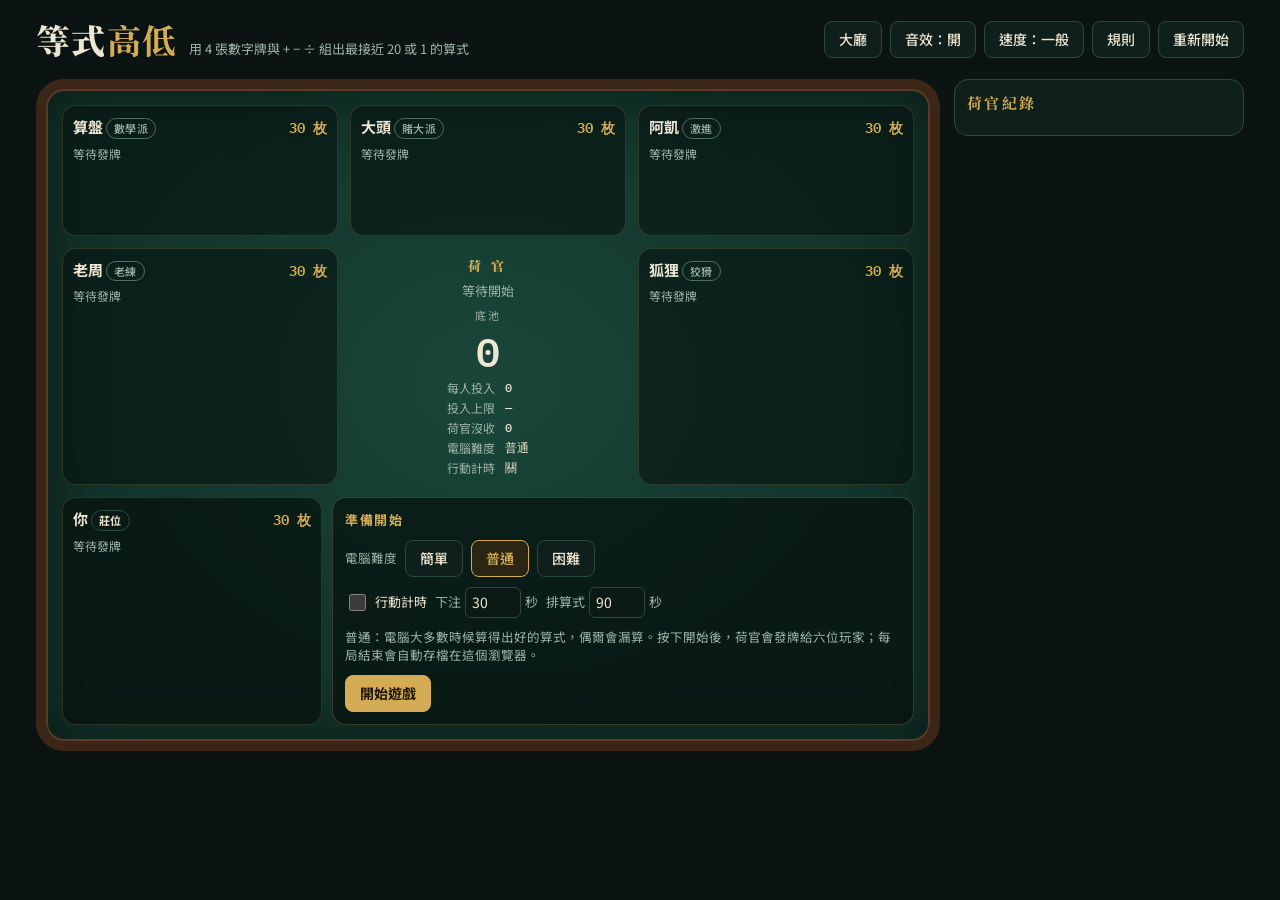
<file: single.html>
<!doctype html>
<html lang="zh-Hant">
<head>
<meta charset="utf-8">
<meta name="viewport" content="width=device-width, initial-scale=1, viewport-fit=cover">
<style>[hidden]{display:none!important}body{margin:0}img{max-width:100%}</style>
<title>等式高低 · 單人</title>
<meta name="claude:viewport-fit-sides" content="cover">
<link rel="preconnect" href="https://fonts.googleapis.com">
<link rel="preconnect" href="https://fonts.gstatic.com" crossorigin>
<link rel="stylesheet" href="https://fonts.googleapis.com/css2?family=Noto+Sans+TC:wght@400;500;700&family=Noto+Serif+TC:wght@700;900&family=IBM+Plex+Mono:wght@500;600&display=swap">
<style>
/* Layout: a felt card table. Opponents ring the top, dealer and pot sit in the middle, your hand is anchored at the bottom; the dealer's log runs beside it. Single dark "casino at night" look, chosen on purpose. */
:root{
  --ink:#0b1412;          /* room */
  --felt:#123229;         /* table */
  --felt-hi:#1a473a;
  --rail:#3b2618;         /* wooden rail */
  --text:#ede6d3;
  --muted:#9db3a8;
  --brass:#d3ac55;        /* accent */
  --oxblood:#6b1f2a;
  --danger:#e07a63;
  --ok:#86d3a3;
  --panel:#0f1f1b;
  --line:#2a4a40;
  --t3a:#f6dd92; --t3b:#b98a2f; --t3t:#3a2608;
  --t2a:#f1f4f6; --t2b:#98a4ad; --t2t:#1d2a31;
  --t1a:#eab184; --t1b:#8b4e28; --t1t:#2b1205;
  --t0a:#34343a; --t0b:#0c0c0f; --t0t:#efe8d6;
  --f-display:"Noto Serif TC", "Songti TC", serif;
  --f-body:"Noto Sans TC", "PingFang TC", "Microsoft JhengHei", system-ui, sans-serif;
  --f-mono:"IBM Plex Mono", ui-monospace, Menlo, monospace;
  color-scheme: dark;
}
*{box-sizing:border-box}
html,body{background:var(--ink);color:var(--text)}
body{font-family:var(--f-body);font-size:14px;line-height:1.5}
button{font:inherit;color:inherit;cursor:pointer}
button:focus-visible,input:focus-visible{outline:2px solid var(--brass);outline-offset:2px}
.app{max-width:1240px;margin:0 auto;padding-block:14px 28px;padding-left:max(16px, env(safe-area-inset-left, 0px));padding-right:max(16px, env(safe-area-inset-right, 0px));display:grid;gap:14px;grid-template-columns:minmax(0,1fr) 290px;grid-template-areas:"top top" "table log"}
@media (max-width:960px){.app{grid-template-columns:minmax(0,1fr);grid-template-areas:"top" "table" "log"}}

.top{grid-area:top;display:flex;flex-wrap:wrap;gap:10px 18px;align-items:center;justify-content:space-between}
.brand{display:flex;align-items:baseline;gap:12px;flex-wrap:wrap}
.brand h1{font-family:var(--f-display);font-weight:900;font-size:clamp(24px,3.4vw,34px);margin:0;letter-spacing:.04em}
.brand h1 b{color:var(--brass)}
.brand small{color:var(--muted);font-size:13px}
.top-tools{display:flex;gap:8px;flex-wrap:wrap}
.btn{border:1px solid var(--line);background:var(--panel);padding:7px 14px;border-radius:8px;font-weight:500;transition:background .15s,border-color .15s}
.btn:hover:not(:disabled){border-color:var(--brass)}
.btn:disabled{opacity:.4;cursor:not-allowed}
.btn.primary{background:var(--brass);color:#22170a;border-color:var(--brass);font-weight:700}
.btn.primary:hover:not(:disabled){background:#e4c06c}
.btn.danger{border-color:#7a3a30;color:var(--danger)}
a.btn{text-decoration:none;display:inline-block;color:var(--text)}
.btn.sel{border-color:var(--brass);background:#2b2614;color:var(--brass)}

.table{grid-area:table;min-width:0;position:relative;border-radius:28px;padding:16px;background:radial-gradient(ellipse at 50% 45%, var(--felt-hi), var(--felt) 70%);border:10px solid var(--rail);box-shadow:inset 0 0 0 2px #5a3b24, inset 0 0 60px rgba(0,0,0,.45);display:grid;gap:12px;grid-template-columns:repeat(3,minmax(0,1fr));grid-template-areas:"s2 s3 s4" "s1 center s5" "me me me"}
@media (max-width:640px){.table{grid-template-columns:repeat(2,minmax(0,1fr));grid-template-areas:"s1 s2" "s3 s4" "s5 center" "me me";padding:10px;border-width:7px;border-radius:20px}}

.seat{min-width:0;background:rgba(6,16,13,.55);border:1px solid rgba(211,172,85,.18);border-radius:14px;padding:10px;display:flex;flex-direction:column;gap:6px;transition:border-color .2s, box-shadow .2s, opacity .2s}
.seat.turn{border-color:var(--brass);box-shadow:0 0 0 2px rgba(211,172,85,.35)}
.seat.folded{opacity:.5}
.seat.out{opacity:.3;filter:grayscale(1)}
.seat.win{border-color:var(--ok);box-shadow:0 0 0 2px rgba(134,211,163,.35)}
.seat-head{display:flex;justify-content:space-between;align-items:baseline;gap:8px}
.seat-name{font-weight:700;font-size:15px}
.seat-chips{font-family:var(--f-mono);font-variant-numeric:tabular-nums;color:var(--brass);font-weight:600}
.seat-sub{font-size:12px;color:var(--muted);min-height:18px;display:flex;flex-wrap:wrap;gap:4px 8px}
.pill{display:inline-block;font-size:11px;padding:1px 7px;border-radius:99px;border:1px solid var(--line);color:var(--text);letter-spacing:.04em}
.pill.hi{border-color:#a97f2b;color:#f1cf7a}
.pill.lo{border-color:#3f7f99;color:#9fd6ea}
.pill.sw{border-color:#8f4c9c;color:#e2a8ee}
.pill.bad{border-color:#7a3a30;color:var(--danger)}
.pill.good{border-color:#3b7f55;color:var(--ok)}
.cards{display:flex;gap:5px;flex-wrap:wrap;min-height:50px;align-items:flex-end}
.ops{display:flex;gap:4px;flex-wrap:wrap}
.op{font-family:var(--f-mono);font-weight:600;min-width:24px;height:24px;display:inline-grid;place-items:center;border-radius:6px;background:#0c1a16;border:1px solid var(--line);font-size:14px}
.op.special{border-color:var(--brass);color:var(--brass)}
.eqline{font-family:var(--f-mono);font-size:12.5px;background:rgba(0,0,0,.28);border-radius:8px;padding:5px 8px;overflow-wrap:anywhere}
.eqline em{font-style:normal;color:var(--brass)}

.card{--w:36px;width:var(--w);height:calc(var(--w)*1.4);border-radius:6px;display:grid;place-items:center;position:relative;font-family:var(--f-display);font-weight:900;font-size:calc(var(--w)*.5);box-shadow:0 2px 4px rgba(0,0,0,.4);flex:none;animation:deal .25s ease-out}
.card .tier{position:absolute;bottom:2px;right:4px;font-family:var(--f-body);font-weight:700;font-size:calc(var(--w)*.22)}
.card .hid{position:absolute;top:2px;left:4px;font-family:var(--f-body);font-weight:700;font-size:calc(var(--w)*.22);opacity:.75}
.card.t3{background:linear-gradient(160deg,var(--t3a),var(--t3b));color:var(--t3t)}
.card.t2{background:linear-gradient(160deg,var(--t2a),var(--t2b));color:var(--t2t)}
.card.t1{background:linear-gradient(160deg,var(--t1a),var(--t1b));color:var(--t1t)}
.card.t0{background:linear-gradient(160deg,var(--t0a),var(--t0b));color:var(--t0t);border:1px solid #57575f}
.card.back{background:repeating-linear-gradient(45deg,var(--oxblood) 0 5px,#4e1620 5px 10px);border:2px solid var(--brass)}
.card.big{--w:52px}
.card.mini{--w:30px}
@keyframes deal{from{transform:translateY(-8px);opacity:0}to{transform:none;opacity:1}}
@media (prefers-reduced-motion: reduce){.card{animation:none}.seat{transition:none}}

.center{grid-area:center;min-width:0;display:flex;flex-direction:column;align-items:center;justify-content:center;gap:6px;text-align:center;padding:8px}
.dealer{font-family:var(--f-display);font-weight:900;font-size:13px;letter-spacing:.3em;color:var(--brass)}
.phase{font-size:13px;color:var(--muted)}
.pot{font-family:var(--f-mono);font-size:clamp(28px,4vw,40px);font-weight:600;color:var(--text);line-height:1.1;font-variant-numeric:tabular-nums}
.pot-label{font-size:11px;color:var(--muted);letter-spacing:.2em}
.stats{display:grid;grid-template-columns:auto auto;gap:2px 10px;font-size:12px;color:var(--muted);font-variant-numeric:tabular-nums}
.stats b{color:var(--text);font-family:var(--f-mono);font-weight:500;text-align:left}
.stats span{text-align:right}

.me{grid-area:me;min-width:0;display:grid;gap:10px;grid-template-columns:minmax(0,260px) minmax(0,1fr)}
@media (max-width:720px){.me{grid-template-columns:minmax(0,1fr)}}
.me .seat{background:rgba(6,16,13,.7)}
.panel{min-width:0;background:rgba(6,16,13,.7);border:1px solid rgba(211,172,85,.25);border-radius:14px;padding:12px;display:flex;flex-direction:column;gap:10px}
.panel h3{margin:0;font-size:13px;letter-spacing:.12em;color:var(--brass);font-weight:700}
.row{display:flex;gap:8px;flex-wrap:wrap;align-items:center}
.stepper{display:inline-flex;align-items:center;border:1px solid var(--line);border-radius:8px;overflow:hidden}
.stepper button{background:#0c1a16;border:0;width:32px;height:34px;font-size:16px}
.stepper output{min-width:44px;text-align:center;font-family:var(--f-mono);font-weight:600}
.hint{font-size:12.5px;color:var(--muted);margin:0}

.slots{display:flex;flex-wrap:wrap;gap:6px;align-items:flex-start}
.slot{min-width:44px;height:68px;border:1.5px dashed var(--line);border-radius:8px;display:grid;place-items:center;background:rgba(0,0,0,.2);padding:0}
.slot.op-slot{min-width:34px;height:40px;margin-top:14px}
.slot.filled{border-style:solid;border-color:transparent;background:none}
.numwrap{display:flex;flex-direction:column;align-items:center;gap:3px}
.sqrt-tog{font-size:11px;padding:0 6px;border-radius:6px;border:1px solid var(--line);background:#0c1a16;height:20px}
.sqrt-tog.on{border-color:var(--brass);color:#22170a;background:var(--brass)}
.sqrt-mark{position:absolute;top:-2px;left:-4px;background:var(--brass);color:#22170a;border-radius:4px;font-size:12px;padding:0 3px;font-family:var(--f-mono)}
.pool{display:flex;flex-wrap:wrap;gap:6px}
.pool button{background:none;border:0;padding:0}
.result{font-family:var(--f-mono);font-size:15px}
.result .ok{color:var(--ok)} .result .bad{color:var(--danger)}

.log{grid-area:log;min-width:0;background:var(--panel);border:1px solid var(--line);border-radius:14px;padding:12px;display:flex;flex-direction:column;gap:8px;max-height:calc(100vh - 120px);position:sticky;top:max(12px, env(safe-area-inset-top, 0px));align-self:start}
@media (max-width:960px){.log{position:static;max-height:320px}}
.log h2{margin:0;font-family:var(--f-display);font-size:15px;letter-spacing:.15em;color:var(--brass)}
.log ol{list-style:none;margin:0;padding:0;overflow-y:auto;display:flex;flex-direction:column;gap:6px;font-size:13px}
.log li{border-left:2px solid var(--line);padding-left:8px;color:var(--muted)}
.log li.h{border-color:var(--brass);color:var(--text);font-weight:500}

.modal{position:fixed;inset:0;background:rgba(3,8,7,.72);display:grid;place-items:center;padding:16px;z-index:20}
.modal-box{width:min(620px,100%);max-height:88vh;overflow-y:auto;background:var(--panel);border:1px solid var(--brass);border-radius:16px;padding:20px 22px;display:flex;flex-direction:column;gap:12px}
.modal-box h2{margin:0;font-family:var(--f-display);font-weight:900;font-size:24px}
.modal-box h4{margin:8px 0 0;color:var(--brass);font-size:14px;letter-spacing:.08em}
.modal-box ul,.modal-box ol{margin:0;padding-left:20px;display:flex;flex-direction:column;gap:4px}
.modal-box p{margin:0}
.rank{width:100%;border-collapse:collapse;font-variant-numeric:tabular-nums}
.rank td{padding:6px 4px;border-bottom:1px solid var(--line)}
.rank td:last-child{text-align:right;font-family:var(--f-mono);color:var(--brass)}

/* Phone: three compact opponent seats per row, so the whole table and your hand fit in about one screen */
@media (max-width:640px){
  .brand small{display:none}
  .btn{padding:6px 11px}
  .table{grid-template-columns:repeat(3,minmax(0,1fr));grid-template-areas:"s1 s2 s3" "s4 s5 center" "me me me";gap:7px;padding:8px}
  .seat{padding:7px;gap:4px;border-radius:10px}
  .seat-name{font-size:13px}
  .seat-chips{font-size:12px}
  .seat-head{flex-wrap:wrap;gap:0 4px}
  .seat-sub{font-size:10.5px;gap:2px 4px;min-height:0}
  .pill{font-size:10px;padding:0 5px}
  .seat:not(.mine) .card{--w:21px}
  .seat:not(.mine) .cards{gap:3px;min-height:30px;flex-wrap:nowrap}
  .seat:not(.mine) .op{min-width:17px;height:17px;font-size:11px;border-radius:4px}
  .seat:not(.mine) .ops{gap:3px}
  .seat:not(.mine) .eqline{font-size:10px;padding:3px 5px}
  .card.big{--w:46px}
  .center{padding:2px;gap:2px}
  .dealer{font-size:11px}
  .phase{font-size:11px}
  .pot{font-size:26px}
  .stats{font-size:10.5px;gap:0 6px}
  .panel{padding:10px;gap:8px}
  .panel .card{--w:34px}
  .slots{gap:4px}
  .slot{min-width:36px;height:52px}
  .slot.op-slot{min-width:26px;height:32px;margin-top:10px}
  .log{max-height:240px}
}

/* Small phones: opponent cards shrink to fit their seat; very narrow screens use two seats per row */
@media (max-width:640px){
  .seat:not(.mine){container-type:inline-size}
  .seat:not(.mine) .card{--w:min(21px, calc((100cqw - 9px) / 4))}
}
@media (max-width:360px){
  .table{grid-template-columns:repeat(2,minmax(0,1fr));grid-template-areas:"s1 s2" "s3 s4" "s5 center" "me me"}
  .seat:not(.mine) .card{--w:min(24px, calc((100cqw - 9px) / 4))}
  .slot{min-width:31px;height:46px}
  .slot.op-slot{min-width:22px;height:30px}
  .panel .card{--w:29px}
  .card.big{--w:40px}
}
/* Only newly dealt cards animate; redraws do not replay it */
.card{animation:none}
.card.fresh{animation:deal .25s ease-out}
@media (prefers-reduced-motion: reduce){.card.fresh{animation:none}}
.need-side{color:var(--danger);font-size:13px}

/* timers, special-card tile, character tag, stronger winner glow */
.cd{font-family:var(--f-mono);font-size:12px;color:var(--muted);letter-spacing:0;margin-left:6px}
.cd.urgent,.pill.timer.urgent{color:var(--danger);border-color:var(--danger)}
.pill.timer{border-color:var(--brass);color:var(--brass)}
.pill.sym{background:var(--brass);border-color:var(--brass);color:#22170a;font-weight:700;box-shadow:0 0 10px rgba(211,172,85,.55)}
.pill.tag{border-color:#4f6f64;color:var(--muted);font-weight:500}
.check{display:flex;gap:6px;align-items:center;font-size:13px}
.check input{width:17px;height:17px;accent-color:var(--brass)}
.mini-field{display:inline-flex;align-items:center;gap:4px;font-size:13px;color:var(--muted)}
.mini-field input{width:56px;background:#0c1a16;border:1px solid var(--line);color:var(--text);border-radius:6px;padding:4px 6px;font:inherit;font-size:14px}
.card.sym-card{background:radial-gradient(circle at 50% 35%,#3a2a0c,#1a1306);border:2px solid var(--brass);color:var(--brass);font-family:var(--f-mono);box-shadow:0 0 0 2px rgba(211,172,85,.25),0 0 14px rgba(211,172,85,.45)}
.card.sym-card .tier{color:var(--brass);font-size:calc(var(--w)*.2)}
.seat.win{border-color:var(--brass);box-shadow:0 0 0 3px rgba(211,172,85,.55),0 0 26px rgba(211,172,85,.45);animation:winGlow 1.6s ease-in-out 3}
@keyframes winGlow{50%{box-shadow:0 0 0 5px rgba(211,172,85,.8),0 0 36px rgba(211,172,85,.7)}}
@media (prefers-reduced-motion: reduce){.seat.win{animation:none}}
</style>
</head>
<body>

<div class="app">
  <header class="top">
    <div class="brand"><h1>等式<b>高低</b></h1><small>用 4 張數字牌與 + − ÷ 組出最接近 20 或 1 的算式</small></div>
    <div class="top-tools">
      <a class="btn" href="index.html">大廳</a>
      <button class="btn" id="muteBtn" data-act="mute">音效：開</button>
      <button class="btn" id="speedBtn" data-act="speed">速度：一般</button>
      <button class="btn" data-act="rules">規則</button>
      <button class="btn" data-act="restart">重新開始</button>
    </div>
  </header>
  <main class="table" id="table"></main>
  <aside class="log"><h2>荷官紀錄</h2><ol id="log"></ol></aside>
</div>
<div id="modal"></div>

<script src="fx.js"></script>
<script>
"use strict";
const fx = window.FX || {sound(){}, play(){}, setMuted(){}, isMuted:() => true, pickPersonas:n => [], personaById:() => null};
const OPD = {'+':'+','-':'−','*':'×','/':'÷'};
const TIER = ['黑','銅','銀','金'];
// Fallback seats if fx.js (the 20 characters) failed to load.
const FALLBACK_AI = [
  {id:'kai', name:'阿凱', tag:'激進', agg:.78}, {id:'yu', name:'小雨', tag:'謹慎', agg:.38}, {id:'zhou', name:'老周', tag:'老練', agg:.55},
  {id:'mila', name:'米拉', tag:'愛詐唬', agg:.66}, {id:'desheng', name:'德生', tag:'保守', agg:.30},
];
const SETTINGS_KEY = 'eqhilo.singleSettings';
function prefSettings(){
  const d = {diff:'normal', timer:false, betSec:30, declSec:90};
  try { const s = JSON.parse(localStorage.getItem(SETTINGS_KEY)); if (s) Object.assign(d, s); } catch (e) {}
  if (!['easy','normal','hard'].includes(d.diff)) d.diff = 'normal';
  d.betSec = Math.min(300, Math.max(10, parseInt(d.betSec, 10) || 30));
  d.declSec = Math.min(600, Math.max(20, parseInt(d.declSec, 10) || 90));
  d.timer = !!d.timer;
  return d;
}
function storeSettings(){ try { localStorage.setItem(SETTINGS_KEY, JSON.stringify({diff:G.diff, timer:G.timer.on, betSec:G.timer.betSec, declSec:G.timer.declSec})); localStorage.setItem('eqhilo.diff', G.diff); } catch (e) {} }
const START_CHIPS = 30, HANDS = 9, ANTE = 1, EPS = 1e-9;
let speed = 1;
let G = null;
const sleep = ms => new Promise(r => setTimeout(r, ms * speed));

/* ---------- save (this browser only) ---------- */
const SAVE_KEY = 'eqhilo.single.v1';
function saveGame(){
  try {
    localStorage.setItem(SAVE_KEY, JSON.stringify({
      v:1, hand:G.hand, button:G.button, house:G.house, diff:G.diff, timer:G.timer, savedAt:Date.now(),
      players:G.players.map(p => ({chips:p.chips, out:p.out, pid:p.pid || null})), log:G.log.slice(0, 40)
    }));
  } catch (e) {}
}
function loadSave(){
  try { const s = JSON.parse(localStorage.getItem(SAVE_KEY)); return s && s.v === 1 ? s : null; } catch (e) { return null; }
}
function prefDiff(){ try { const d = localStorage.getItem('eqhilo.diff'); return ['easy','normal','hard'].includes(d) ? d : 'normal'; } catch (e) { return 'normal'; } }
function clearSave(){ try { localStorage.removeItem(SAVE_KEY); } catch (e) {} }
function continueGame(){
  const s = loadSave();
  if (!s) return;
  closeModal();
  const id = newGame(s.players.slice(1).map(q => q.pid));
  G.button = s.button; G.house = s.house; G.hand = s.hand; G.log = s.log || []; G.diff = s.diff || 'normal';
  if (s.timer) G.timer = {on:!!s.timer.on, betSec:s.timer.betSec || 30, declSec:s.timer.declSec || 90};
  s.players.forEach((q, i) => { G.players[i].chips = q.chips; G.players[i].out = q.out; });
  render(); renderLog();
  run(id, s.hand + 1);
}

/* ---------- deck ---------- */
function buildDeck(){
  const d = [];
  for (let v = 0; v <= 10; v++) for (let c = 0; c < 4; c++) d.push({t:'n', v, c});
  for (let k = 0; k < 4; k++){ d.push({t:'sqrt'}); d.push({t:'mul'}); }
  return shuffle(d);
}
function shuffle(a){ for (let i = a.length - 1; i > 0; i--){ const j = Math.floor(Math.random() * (i + 1)); [a[i], a[j]] = [a[j], a[i]]; } return a; }

/* ---------- math ---------- */
// No brackets: × and ÷ before + and −, left to right. √ applies to one number.
function evalEq(vals, ops, sqrtAt){
  const v = vals.map((x, i) => i === sqrtAt ? Math.sqrt(x) : x);
  const terms = [v[0]], addOps = [];
  for (let i = 0; i < 3; i++){
    const op = ops[i], b = v[i + 1];
    if (op === '*') terms[terms.length - 1] *= b;
    else if (op === '/'){ if (Math.abs(b) < EPS) return null; terms[terms.length - 1] /= b; }
    else { addOps.push(op); terms.push(b); }
  }
  let r = terms[0];
  addOps.forEach((op, j) => { r = op === '+' ? r + terms[j + 1] : r - terms[j + 1]; });
  return r;
}
function perms(arr){
  if (arr.length <= 1) return [arr.slice()];
  const out = [], seen = new Set();
  arr.forEach((x, i) => {
    perms(arr.slice(0, i).concat(arr.slice(i + 1))).forEach(p => {
      const q = [x, ...p], key = q.join(',');
      if (!seen.has(key)){ seen.add(key); out.push(q); }
    });
  });
  return out;
}
const IDX_PERMS = perms([0,1,2,3]);
// limit: how many arrangements to try (computer players on easier levels only look at some of them).
function search(vals, ops, hasSqrt, limit = Infinity){
  const opPerms = perms(ops);
  const sq = hasSqrt ? [0,1,2,3] : [-1];
  let combos = [];
  for (const ord of IDX_PERMS) for (const op of opPerms) for (const s of sq) combos.push([ord, op, s]);
  if (limit < combos.length){
    for (let i = 0; i < limit; i++){ const j = i + Math.floor(Math.random() * (combos.length - i)); [combos[i], combos[j]] = [combos[j], combos[i]]; }
    combos = combos.slice(0, limit);
  }
  let hi = null, lo = null;
  for (const [ord, op, s] of combos){
    const v = ord.map(i => vals[i]);
    {
      const r = evalEq(v, op, s);
      if (r === null) continue;
      const hd = Math.abs(r - 20), ld = Math.abs(r - 1);
      if (!hi || hd < hi.dist - EPS) hi = {val:r, dist:hd, expr:{order:ord, ops:op, sqrtAt:s}};
      if (!lo || ld < lo.dist - EPS) lo = {val:r, dist:ld, expr:{order:ord, ops:op, sqrtAt:s}};
    }
  }
  if ((!hi || !lo) && limit !== Infinity) return search(vals, ops, hasSqrt);
  return {high:hi, low:lo};
}
function fmt(x){
  if (x === null || x === undefined) return '—';
  const r = Math.round(x * 1000) / 1000;
  return Number.isInteger(r) ? String(r) : r.toFixed(3).replace(/0+$/, '');
}
function exprText(hand, expr){
  let s = '';
  for (let k = 0; k < 4; k++){
    const n = hand.nums[expr.order[k]];
    s += (expr.sqrtAt === k ? '√' : '') + n.v;
    if (k < 3) s += ' ' + OPD[expr.ops[k]] + ' ';
  }
  return s;
}
// Does entry a beat entry b on this side? Entries: {val, cards}
function keyCard(cards, side){
  return cards.reduce((best, c) => {
    if (!best) return c;
    if (side === 'high') return (c.v > best.v || (c.v === best.v && c.c > best.c)) ? c : best;
    return (c.v < best.v || (c.v === best.v && c.c < best.c)) ? c : best;
  }, null);
}
function beats(side, a, b){
  const t = side === 'high' ? 20 : 1;
  const da = Math.abs(a.val - t), db = Math.abs(b.val - t);
  if (Math.abs(da - db) > EPS) return da < db;
  const ka = keyCard(a.cards, side), kb = keyCard(b.cards, side);
  if (side === 'high') return ka.v > kb.v || (ka.v === kb.v && ka.c > kb.c);
  return ka.v < kb.v || (ka.v === kb.v && ka.c < kb.c);
}
function sideBest(side, list){ // list of {p, entry}
  return list.reduce((best, x) => (!best || beats(side, x.entry, best.entry)) ? x : best, null);
}

/* ---------- AI difficulty ---------- */
const AI_LIMIT = {easy:10, normal:28, hard:Infinity};
const DIFF_NAME = {easy:'簡單', normal:'普通', hard:'困難'};
function curDiff(){ const d = G.diff; return AI_LIMIT[d] !== undefined ? d : 'normal'; }
function aiSearch(vals, ops, hasSqrt){ return search(vals, ops, hasSqrt, AI_LIMIT[curDiff()]); }

/* ---------- AI ---------- */
function strength(hand){
  const vals = hand.nums.map(n => n.v);
  const samples = vals.length >= 4 ? 1 : 12;
  let sh = 0, sl = 0;
  for (let s = 0; s < samples; s++){
    const v = vals.slice();
    while (v.length < 4) v.push(Math.floor(Math.random() * 11));
    const b = aiSearch(v, hand.ops, hand.sqrt);
    sh += b.high ? Math.exp(-b.high.dist * 0.45) : 0;
    sl += b.low ? Math.exp(-b.low.dist * 1.1) : 0;
  }
  sh /= samples; sl /= samples;
  if (vals.length && Math.max(...vals) >= 9) sh += 0.08;
  if (vals.length && Math.min(...vals) <= 1) sl += 0.08;
  return Math.max(sh, sl * 0.85);
}
// Personality: agg = raise often, loose = call light (negative folds easily), bluff = raise with weak hands.
function aiBet(p, toCall){
  const loose = p.loose || 0, bluff = p.bluff || 0;
  const s = strength(p.hand) + (Math.random() * 0.24 - 0.1) + (p.agg - 0.5) * 0.2;
  const canRaise = G.level < G.cap;
  const raiseTo = () => Math.min(G.cap, G.level + 1 + Math.floor(Math.random() * (1 + p.agg * 3)));
  const bluffing = canRaise && Math.random() < bluff;
  if (toCall === 0){
    if (canRaise && (bluffing || (s > 0.62 && Math.random() < 0.35 + p.agg * 0.5))) return {a:'raise', to:raiseTo()};
    return {a:'check'};
  }
  if (canRaise && (bluffing || (s > 0.8 && Math.random() < p.agg * 0.6))) return {a:'raise', to:raiseTo()};
  if (s > 0.3 - loose * 0.2 + toCall * 0.045) return {a:'call'};
  return {a:'fold'};
}
function aiSurrender(p){
  const options = [...new Set(p.hand.ops.filter(o => o === '+' || o === '-' || o === '*'))];
  let best = options[0], bs = -1;
  for (const o of options){
    const ops = p.hand.ops.slice(); ops.splice(ops.indexOf(o), 1);
    const s = strength({...p.hand, ops});
    if (s > bs){ bs = s; best = o; }
  }
  return best;
}
// Declaring: weigh each side by how close we are, how crowded it already is, and how many players still
// declare after us. Hitting exactly 1 is common, so a "1" with a not-so-low smallest card often loses the tie.
function aiDeclare(p, rem = 0){
  const h = p.hand;
  const b = aiSearch(h.nums.map(n => n.v), h.ops, h.sqrt);
  const eh = {val:b.high.val, cards:h.nums}, el = {val:b.low.val, cards:h.nums};
  const shown = G.players.filter(q => q.hand && q.hand.decl && q.hand.shown && !q.hand.folded);
  const hiList = shown.filter(q => q.hand.decl.type !== 'low'), loList = shown.filter(q => q.hand.decl.type !== 'high');
  const curHi = sideBest('high', hiList.map(q => ({p:q, entry:{val:q.hand.decl.high.val, cards:q.hand.nums}})));
  const curLo = sideBest('low', loList.map(q => ({p:q, entry:{val:q.hand.decl.low.val, cards:q.hand.nums}})));
  const winHi = !curHi || beats('high', eh, curHi.entry);
  const winLo = !curLo || beats('low', el, curLo.entry);
  const mk = r => ({val:r.val, expr:r.expr});
  if (winHi && winLo && b.high.dist < 0.5 && b.low.dist < 0.15 && Math.random() < 0.35 + (p.swingy ?? p.agg) * 0.5)
    return {type:'swing', high:mk(b.high), low:mk(b.low)};
  const minV = Math.min(...h.nums.map(n => n.v));
  let sh = Math.exp(-b.high.dist * 0.3) * Math.pow(0.93, hiList.length + rem) + 0.06 + (p.hiBias || 0) * 0.15;
  let sl = Math.exp(-b.low.dist * 1.1) * Math.pow(0.85, loList.length + rem) * (b.low.dist < EPS ? 0.6 + 0.4 * (1 - minV / 10) : 1);
  if (!winHi) sh *= 0.15;
  if (!winLo) sl *= 0.15;
  const type = sh + Math.random() * 0.1 >= sl + Math.random() * 0.1 ? 'high' : 'low';
  return type === 'high' ? {type, high:mk(b.high)} : {type, low:mk(b.low)};
}

/* ---------- flow ---------- */
function say(msg, strong){ G.log.unshift({msg, strong:!!strong}); if (G.log.length > 120) G.log.pop(); renderLog(); }
function activePlayers(){ return G.players.filter(p => !p.out); }
function nextActive(from){ for (let k = 1; k <= 6; k++){ const j = (from + k) % 6; if (!G.players[j].out) return j; } return from; }
function orderFrom(start){ const r = []; for (let k = 0; k < 6; k++){ const p = G.players[(start + k) % 6]; if (!p.out) r.push(p); } return r; }
function inHand(order){ return order.filter(p => !p.hand.folded); }
// ms > 0 starts a countdown; when it runs out, fallback(await) decides the move.
function waitHuman(obj, ms = 0, fallback = null){
  return new Promise(res => {
    let timer = null;
    const a = {...obj, deadline:ms ? Date.now() + ms : 0};
    a.resolve = v => { if (G.await !== a) return; clearTimeout(timer); G.await = null; res(v); };
    G.await = a;
    if (ms && fallback) timer = setTimeout(() => { if (G.await === a){ a.resolve(fallback(a)); render(); } }, ms);
    render();
  });
}
const betMs = () => (G.timer.on && !humanAuto()) ? G.timer.betSec * 1000 : 0;
const declMs = () => (G.timer.on && !humanAuto()) ? G.timer.declSec * 1000 : 0;
// Timeout while arranging: declare what is on the board if a side is picked and it is complete.
function draftDecl(b, h){
  if (!b.type) return null;
  const needs = b.type === 'swing' ? ['high','low'] : [b.type];
  const d = {type:b.type};
  for (const t of needs){ const v = eqValue(b.eq[t], h); if (!v.ok) return null; d[t] = {val:v.val, expr:v.expr}; }
  return d;
}
const humanAuto = () => location.hash === '#auto';

function newGame(pids){
  const id = G ? G.id + 1 : 1;
  const pref = prefSettings();
  let ai = pids && pids.every(Boolean) ? pids.map(x => fx.personaById(x)).filter(Boolean) : [];
  if (ai.length !== 5) ai = fx.pickPersonas(5);
  if (ai.length !== 5) ai = FALLBACK_AI;
  const me = {i:0, name:'你', ai:false, agg:.5, chips:START_CHIPS, out:false, hand:null};
  G = {
    id, hand:0, button:Math.floor(Math.random() * 6), pot:0, house:0, level:0, cap:0, turn:-1,
    phase:'等待開始', log:[], await:null, over:false, order:[], diff:pref.diff,
    timer:{on:pref.timer, betSec:pref.betSec, declSec:pref.declSec},
    players:[me, ...ai.map((r, k) => ({i:k + 1, pid:r.id, name:r.name, tag:r.tag, desc:r.desc, ai:true, agg:r.agg ?? .5, loose:r.loose || 0, bluff:r.bluff || 0, swingy:r.swingy ?? r.agg ?? .5, hiBias:r.hiBias || 0, chips:START_CHIPS, out:false, hand:null}))]
  };
  render(); renderLog();
  return id;
}
async function run(id, from = 1){
  if (from === 1){
    clearSave();
    say('荷官：歡迎入座。每人 30 枚籌碼，共 9 局。', true);
    say(`今晚的對手：${G.players.slice(1).map(p => `${p.name}（${p.tag}）`).join('、')}。`);
  }
  else say(`荷官：讀取存檔，從第 ${from} 局繼續。`, true);
  for (let h = from; h <= HANDS; h++){
    if (id !== G.id) return;
    if (activePlayers().length < 2) break;
    G.hand = h;
    await playHand(id);
  }
  if (id !== G.id) return;
  endGame();
}
async function playHand(id){
  const alive = () => id === G.id;
  G.deck = buildDeck(); G.pot = 0; G.level = 0; G.result = null;
  G.button = nextActive(G.button);
  const order = orderFrom(nextActive(G.button));
  G.order = order;
  G.players.forEach(p => p.hand = null);
  order.forEach(p => p.hand = {nums:[], ops:['+','-','/'], sqrt:false, special:null, contrib:0, folded:false, acted:false, decl:null, shown:false, revealed:false, act:'', tags:[]});
  G.cap = Math.min(...order.map(p => p.chips));
  G.phase = '發暗牌';
  say(`第 ${G.hand} 局開始。本局每人投入上限 ${G.cap} 枚（場上最少籌碼）。`, true);
  order.forEach(p => { p.chips -= ANTE; p.hand.contrib += ANTE; G.pot += ANTE; });
  G.level = ANTE;
  say(`每人先下底注 ${ANTE} 枚。`);
  render(); fx.play({type:'chip'}); await sleep(500); if (!alive()) return;

  for (const p of order){
    while (true){
      const c = G.deck.pop();
      if (c.t === 'n'){ p.hand.nums.push({...c, hidden:true}); fx.play({type:'deal'}); break; }
      G.deck.splice(Math.floor(Math.random() * G.deck.length), 0, c);
      say(`${p.name} 的暗牌抽到 ${c.t === 'sqrt' ? '√' : '×'}，退回重抽。`);
    }
    render(); await sleep(180); if (!alive()) return;
  }
  G.phase = '發公開牌';
  for (let k = 0; k < 2; k++) for (const p of order){ await dealOpen(p, id); if (!alive()) return; }

  await bettingRound(order, '第一輪下注', id); if (!alive()) return;

  if (inHand(order).length > 1){
    G.phase = '發最後一張公開牌';
    for (const p of inHand(order)){ await dealOpen(p, id); if (!alive()) return; }
    await bettingRound(order, '最後下注', id); if (!alive()) return;
  }

  const live = inHand(order);
  if (live.length > 1){
    G.phase = '宣告與開牌';
    for (const [idx, p] of live.entries()){
      const rem = live.filter(q => q !== p && !q.hand.folded).length;
      G.turn = p.i; render();
      let d;
      if (p.ai || humanAuto()){ await sleep(900); d = aiDeclare(p, rem); }
      else d = await waitHuman({kind:'declare', b:{type:null, tab:'high', eq:{high:emptyEq(), low:emptyEq()}}}, declMs(), a => draftDecl(a.b, p.hand));
      if (!alive()) return;
      if (!d){ p.hand.folded = true; p.hand.act = '未完成算式'; say(`${p.name} 沒有在時間內選邊並排完算式，視為棄牌。`); render(); continue; }
      p.hand.decl = d;
      say(`${p.name} 已宣告（內容保密）。`);
      render(); await sleep(350);
    }
    G.turn = -1;
    await revealDeclarations(live, alive);
    if (!alive()) return;
  }
  const fin = live.length > 1 ? live.filter(p => !p.hand.folded && p.hand.decl) : live;
  if (fin.length === 1){
    const w = fin[0];
    w.chips += G.pot; w.hand.tags.push(['good', `贏得 ${G.pot}`]);
    say(`${live.length > 1 ? '只剩一位完成宣告' : '其他人都棄牌'}，${w.name} 拿走底池 ${G.pot} 枚。`, true);
    G.result = {winners:[w]};
    render();
    fx.play({type:'win', lines:[{k:'本局贏家', text:w.name, sub:`拿走底池 ${G.pot} 枚`}], winners:[{seat:w.i, coins:Math.min(14, 5 + Math.floor(G.pot / 3))}]});
    G.pot = 0;
  } else if (fin.length === 0){
    G.house += G.pot; say(`沒有人完成宣告，底池 ${G.pot} 枚由荷官沒收。`, true);
    G.result = {winners:[]}; G.pot = 0;
  } else showdown(fin);
  order.forEach(p => { p.hand.revealed = true; });
  for (const p of order) if (p.chips <= 0 && !p.out){ p.out = true; say(`${p.name} 籌碼歸零，淘汰。`, true); }
  G.phase = '本局結束';
  if (G.hand < HANDS && activePlayers().length >= 2) saveGame(); else clearSave();
  render();
  if (G.players[0].out || humanAuto()){ await sleep(2200); }
  else await waitHuman({kind:'next'});
}
// After everyone has declared in secret, the dealer turns the declarations over one by one.
async function revealDeclarations(list, alive){
  G.phase = '公布宣告';
  say('所有人都宣告完畢，荷官依序公布。', true);
  await sleep(600);
  for (const p of list){
    if (!alive()) return;
    if (p.hand.folded || !p.hand.decl) continue;
    const d = p.hand.decl;
    G.turn = p.i;
    p.hand.shown = true; p.hand.revealed = true;
    const label = {high:'大（20）', low:'小（1）', swing:'Swing（大小都賭）'}[d.type];
    const parts = [];
    if (d.high) parts.push(`${exprText(p.hand, d.high.expr)} = ${fmt(d.high.val)}`);
    if (d.low) parts.push(`${exprText(p.hand, d.low.expr)} = ${fmt(d.low.val)}`);
    say(`${p.name} 宣告 ${label}：${parts.join('；')}`);
    render(); fx.play({type:'reveal'}); await sleep(1100);
  }
  G.turn = -1;
}
async function dealOpen(p, id){
  const h = p.hand;
  while (true){
    const c = G.deck.pop();
    if (c.t === 'n'){ h.nums.push({...c, hidden:false}); render(); fx.play({type:'deal'}); await sleep(220); return; }
    const sym = c.t === 'sqrt' ? '√' : '×';
    if (h.special){ say(`${p.name} 抽到第二張符號牌 ${sym}，丟棄並補牌。`); await sleep(250); continue; }
    h.special = c.t;
    if (c.t === 'sqrt'){
      h.sqrt = true;
      say(`${p.name} 抽到 √，再補一張牌。`);
      render(); fx.play({type:'special', seat:p.i, sym:'√', name:p.name});
    } else {
      h.ops.push('*'); render();
      fx.play({type:'special', seat:p.i, sym:'×', name:p.name});
      const opts = [...new Set(h.ops.filter(o => o === '+' || o === '-' || o === '*'))];
      const give = (p.ai || humanAuto()) ? aiSurrender(p) : await waitHuman({kind:'surrender', opts}, betMs(), () => aiSurrender(p));
      if (id !== G.id) return;
      h.ops.splice(h.ops.indexOf(give), 1);
      say(`${p.name} 抽到 ×，交出 ${OPD[give]}，再補一張數字牌。`);
    }
    render(); await sleep(300);
  }
}
async function bettingRound(order, label, id){
  G.phase = label;
  order.forEach(p => { p.hand.acted = false; p.hand.act = ''; });
  if (G.level >= G.cap){ say(`${label}：已達投入上限，直接進入下一步。`); return; }
  say(`${label}開始。`, true);
  let i = 0;
  while (true){
    if (inHand(order).length <= 1) break;
    const pending = order.filter(p => !p.hand.folded && (!p.hand.acted || p.hand.contrib < G.level));
    if (!pending.length) break;
    const p = order[i % order.length]; i++;
    if (p.hand.folded || (p.hand.acted && p.hand.contrib === G.level)) continue;
    const toCall = G.level - p.hand.contrib;
    G.turn = p.i; render();
    let act;
    if (p.ai || humanAuto()){ await sleep(650); act = aiBet(p, toCall); }
    else act = await waitHuman({kind:'bet', toCall, raiseTo:Math.min(G.cap, G.level + 1)}, betMs(),
      () => toCall ? {a:'fold', timeout:true} : {a:'check', timeout:true});
    if (id !== G.id) return;
    const h = p.hand;
    if (act.a === 'fold'){ h.folded = true; h.act = act.timeout ? '逾時棄牌' : '棄牌'; say(`${p.name} ${act.timeout ? '逾時，自動棄牌' : '棄牌'}。`); }
    else if (act.a === 'check'){ h.act = act.timeout ? '逾時過牌' : '過牌'; say(`${p.name} ${act.timeout ? '逾時，自動過牌' : '過牌'}。`); }
    else if (act.a === 'call'){ p.chips -= toCall; h.contrib += toCall; G.pot += toCall; h.act = `跟注 ${toCall}`; say(`${p.name} 跟注 ${toCall}。`); fx.play({type:'chip'}); }
    else if (act.a === 'raise'){
      const to = Math.max(G.level + 1, Math.min(G.cap, act.to)), pay = to - h.contrib;
      p.chips -= pay; h.contrib += pay; G.pot += pay; G.level = to;
      h.act = `加注到 ${to}`; say(`${p.name} 加注，每人投入提高到 ${to} 枚。`); fx.play({type:'chip'});
    }
    h.acted = true;
    render();
  }
  G.turn = -1; render();
}
function showdown(live){
  let alive = live.slice();
  const failed = [];
  let hi, lo;
  while (true){
    hi = sideBest('high', alive.filter(p => p.hand.decl.type !== 'low').map(p => ({p, entry:{val:p.hand.decl.high.val, cards:p.hand.nums}})));
    lo = sideBest('low', alive.filter(p => p.hand.decl.type !== 'high').map(p => ({p, entry:{val:p.hand.decl.low.val, cards:p.hand.nums}})));
    const bad = alive.filter(p => p.hand.decl.type === 'swing' && (!hi || hi.p !== p || !lo || lo.p !== p));
    if (!bad.length) break;
    bad.forEach(p => { failed.push(p); p.hand.tags.push(['bad', 'Swing 失敗']); say(`${p.name} 的 Swing 沒有同時贏下大小兩邊，失去資格。`); });
    alive = alive.filter(p => !bad.includes(p));
  }
  const winners = [];
  if (hi){ winners.push(hi.p); hi.p.hand.tags.push(['hi', '大方贏家']); say(`大方贏家：${hi.p.name}（${fmt(hi.p.hand.decl.high.val)}）`, true); }
  if (lo){ if (!winners.includes(lo.p)) winners.push(lo.p); lo.p.hand.tags.push(['lo', '小方贏家']); say(`小方贏家：${lo.p.name}（${fmt(lo.p.hand.decl.low.val)}）`, true); }
  if (!winners.length){
    G.house += G.pot; say(`沒有贏家，底池 ${G.pot} 枚由荷官沒收。`, true);
  } else {
    const share = Math.floor(G.pot / winners.length), rem = G.pot - share * winners.length;
    winners.forEach(w => { w.chips += share; w.hand.tags.push(['good', `+${share}`]); });
    say(winners.length === 1 ? `底池 ${G.pot} 枚全部由 ${winners[0].name} 拿走。` : `底池 ${G.pot} 枚由 ${winners.map(w => w.name).join('、')} 平分，每人 ${share} 枚${rem ? `，餘下 ${rem} 枚由荷官沒收` : ''}。`, true);
    G.house += rem;
    G.result = {winners, failed};
    render();
    const lines = [];
    if (hi) lines.push({k:hi.p === (lo && lo.p) ? 'Swing 大小通吃' : '大方贏家', text:hi.p.name, sub:`= ${fmt(hi.p.hand.decl.high.val)}　+${share} 枚`});
    if (lo && !(hi && hi.p === lo.p)) lines.push({k:'小方贏家', text:lo.p.name, sub:`= ${fmt(lo.p.hand.decl.low.val)}　+${share} 枚`});
    fx.play({type:'win', lines, winners:winners.map(w => ({seat:w.i, coins:Math.min(14, 5 + Math.floor(share / 3))}))});
  }
  G.pot = 0;
  G.result = {winners, failed};
}
function endGame(){
  clearSave();
  G.over = true; G.phase = '遊戲結束';
  render();
  const ranked = G.players.slice().sort((a, b) => b.chips - a.chips);
  const me = ranked.findIndex(p => p.i === 0) + 1;
  say(`遊戲結束。你排第 ${me} 名。`, true);
  openModal(`
    <h2>最終排名</h2>
    <p class="hint">9 局結束（或只剩一人有籌碼），以籌碼數決定勝負。荷官共沒收 ${G.house} 枚。</p>
    <table class="rank">${ranked.map((p, k) => `<tr><td>${k + 1}. ${p.name}${p.out ? '（淘汰）' : ''}</td><td>${p.chips}</td></tr>`).join('')}</table>
    <div class="row"><button class="btn primary" data-act="restart">再玩一場</button><a class="btn" href="index.html">返回大廳</a><button class="btn" data-act="close">看牌桌</button></div>`);
}

/* ---------- human declare builder ---------- */
function emptyEq(){ return {slots:[null,null,null,null,null,null,null], sqrtAt:-1}; }
function isEmptyEq(eq){ return eq.sqrtAt < 0 && eq.slots.every(x => x === null); }
function eqValue(eq, h){
  if (eq.slots.some(s => s === null)) return {ok:false, why:'算式還沒排完'};
  if (h.sqrt && eq.sqrtAt < 0) return {ok:false, why:'√ 必須套用在一個數字上'};
  const vals = [0,1,2,3].map(k => h.nums[eq.slots[2 * k]].v);
  const ops = [0,1,2].map(j => h.ops[eq.slots[2 * j + 1]]);
  const r = evalEq(vals, ops, h.sqrt ? eq.sqrtAt : -1);
  if (r === null) return {ok:false, why:'不能除以 0'};
  return {ok:true, val:r, expr:{order:[0,1,2,3].map(k => eq.slots[2 * k]), ops, sqrtAt:h.sqrt ? eq.sqrtAt : -1}};
}

/* ---------- rendering ---------- */
const $ = s => document.querySelector(s);
const SEEN = {};
function cardHTML(n, opts = {}){
  const size = (opts.size ? ' ' + opts.size : '') + (opts.fresh ? ' fresh' : '');
  if (opts.back) return `<div class="card back${size}" aria-label="暗牌"></div>`;
  return `<div class="card t${n.c}${size}" aria-label="${TIER[n.c]} ${n.v}">${opts.sqrt ? '<span class="sqrt-mark">√</span>' : ''}${n.hidden ? '<span class="hid">暗</span>' : ''}${n.v}<span class="tier">${TIER[n.c]}</span></div>`;
}
function seatHTML(p, isMe){
  const h = p.hand;
  const cls = ['seat'];
  if (isMe) cls.push('mine');
  if (G.turn === p.i) cls.push('turn');
  if (h && h.folded) cls.push('folded');
  if (p.out) cls.push('out');
  if (G.result && G.result.winners && G.result.winners.includes(p)) cls.push('win');
  let cards = '', ops = '', sub = [], eq = '';
  if (h){
    const seen = (SEEN[p.i] || 0) > h.nums.length ? 0 : (SEEN[p.i] || 0);
    cards = h.nums.map((n, k) => (n.hidden && !isMe && !h.revealed) ? cardHTML(n, {back:true, size: isMe ? 'big' : '', fresh:k >= seen}) : cardHTML(n, {size: isMe ? 'big' : '', fresh:k >= seen})).join('');
    SEEN[p.i] = h.nums.length;
    if (h.special && !isMe) sub.push(`<span class="pill sym">${h.special === 'sqrt' ? '√ 根號' : '× 乘號'}</span>`);
    if (h.special && isMe) cards += `<div class="card sym-card big" title="${h.special === 'sqrt' ? '這手牌有 √：要套用在一個數字上' : '這手牌有 ×'}">${h.special === 'sqrt' ? '√' : '×'}<span class="tier">${h.special === 'sqrt' ? '根號' : '乘號'}</span></div>`;
    ops = h.ops.map(o => `<span class="op${o === '*' ? ' special' : ''}">${OPD[o]}</span>`).join('') + (h.sqrt ? '<span class="op special">√</span>' : '');
    sub.push(`本局投入 ${h.contrib}`);
    if (h.act) sub.push(`<span class="pill${h.folded ? ' bad' : ''}">${h.act}</span>`);
    if (h.decl && !h.shown && !isMe) sub.push('<span class="pill">已宣告</span>');
    else if (h.decl){
      const m = {high:['hi','大'], low:['lo','小'], swing:['sw','Swing']}[h.decl.type];
      sub.push(`<span class="pill ${m[0]}">宣告 ${m[1]}</span>`);
      const lines = [];
      if (h.decl.high) lines.push(`<div class="eqline">${exprText(h, h.decl.high.expr)} = <em>${fmt(h.decl.high.val)}</em></div>`);
      if (h.decl.low) lines.push(`<div class="eqline">${exprText(h, h.decl.low.expr)} = <em>${fmt(h.decl.low.val)}</em></div>`);
      eq = lines.join('');
    }
    h.tags.forEach(([k, t]) => sub.push(`<span class="pill ${k}">${t}</span>`));
  } else if (p.out) sub.push('<span class="pill bad">已淘汰</span>');
  else sub.push('等待發牌');
  if (!h) SEEN[p.i] = 0;
  if (isMe && G.await && G.await.deadline) sub.unshift(`<span class="pill timer" data-dl="${G.await.deadline}"></span>`);
  return `<section class="${cls.join(' ')}" data-seat="${p.i}" style="grid-area:${isMe ? 'auto' : 's' + p.i}" aria-label="${p.name}">
    <div class="seat-head"><span class="seat-name">${p.name}${p.tag ? ` <span class="pill tag" title="${p.desc || ''}">${p.tag}</span>` : ''}${G.button === p.i ? ' <span class="pill">莊位</span>' : ''}</span><span class="seat-chips">${p.chips} 枚</span></div>
    <div class="seat-sub">${sub.join('')}</div>
    <div class="cards">${cards}</div>
    <div class="ops">${ops}</div>${eq}
  </section>`;
}
function centerHTML(){
  return `<div class="center">
    <div class="dealer">荷 官</div>
    <div class="phase">${G.hand ? `第 ${G.hand} / ${HANDS} 局 · ` : ''}${G.phase}</div>
    <div class="pot-label">底池</div>
    <div class="pot">${G.pot}</div>
    <div class="stats">
      <span>每人投入</span><b>${G.level}</b>
      <span>投入上限</span><b>${G.cap || '—'}</b>
      <span>荷官沒收</span><b>${G.house}</b>
      <span>電腦難度</span><b>${DIFF_NAME[G.diff]}</b>
      <span>行動計時</span><b>${G.timer.on ? `${G.timer.betSec}／${G.timer.declSec} 秒` : '關'}</b>
    </div>
  </div>`;
}
function cdHTML(){ return G.await && G.await.deadline ? ` <span class="cd" data-dl="${G.await.deadline}"></span>` : ''; }
let lastTickSec = -1;
function tick(){
  document.querySelectorAll('[data-dl]').forEach(el => {
    const dl = +el.dataset.dl;
    const s = Math.max(0, Math.ceil((dl - Date.now()) / 1000));
    el.textContent = `剩 ${s} 秒`;
    el.classList.toggle('urgent', s <= 5);
    if (el.classList.contains('cd') && s <= 5 && s > 0 && s !== lastTickSec){ lastTickSec = s; fx.sound('tick'); }
  });
}
setInterval(tick, 250);
function actionHTML(){
  const a = G.await, me = G.players[0];
  if (G.over) return `<div class="panel"><h3>遊戲結束</h3><div class="row"><button class="btn primary" data-act="restart">再玩一場</button><a class="btn" href="index.html">返回大廳</a><button class="btn" data-act="showrank">查看排名</button></div></div>`;
  if (!G.hand){
    const s = loadSave();
    const dbtn = d => `<button class="btn${G.diff === d ? ' sel' : ''}" data-act="diff" data-v="${d}">${DIFF_NAME[d]}</button>`;
    return `<div class="panel"><h3>準備開始</h3>
      <div class="row"><span class="hint">電腦難度</span>${dbtn('easy')}${dbtn('normal')}${dbtn('hard')}</div>
      <div class="row"><label class="check"><input type="checkbox" id="opt-timer" ${G.timer.on ? 'checked' : ''}> 行動計時</label>
        <label class="mini-field">下注<input type="number" id="opt-bet" min="10" max="300" value="${G.timer.betSec}" inputmode="numeric">秒</label>
        <label class="mini-field">排算式<input type="number" id="opt-decl" min="20" max="600" value="${G.timer.declSec}" inputmode="numeric">秒</label></div>
      <p class="hint">${{easy:'簡單：電腦常常看不出最好的排法。', normal:'普通：電腦大多數時候算得出好的算式，偶爾會漏算。', hard:'困難：電腦每次都會找到最佳算式。'}[G.diff]}按下開始後，荷官會發牌給六位玩家；每局結束會自動存檔在這個瀏覽器。${s ? '（繼續上一場會沿用存檔時的難度）' : ''}</p><div class="row">${s ? `<button class="btn primary" data-act="continue">繼續上一場（已打完第 ${s.hand} 局）</button><button class="btn" data-act="start">開新的一場</button>` : '<button class="btn primary" data-act="start">開始遊戲</button>'}</div></div>`;
  }
  if (!a){
    let t = '輪到其他玩家行動中…';
    if (me.out) t = '你已被淘汰，牌局自動進行中。';
    else if (me.hand && me.hand.folded) t = '你已棄牌，等待本局結束。';
    return `<div class="panel"><h3>你的回合</h3><p class="hint">${t}</p></div>`;
  }
  if (a.kind === 'next'){
    return `<div class="panel"><h3>本局結算</h3><p class="hint">看完各家的算式後，進入下一局。</p><div class="row"><button class="btn primary" data-act="next">${G.hand >= HANDS ? '看最終結果' : '下一局'}</button></div></div>`;
  }
  if (a.kind === 'surrender'){
    return `<div class="panel"><h3>你抽到 ×${cdHTML()}</h3><p class="hint">依規則要交出一張 +、− 或 × 符號牌，之後再補一張數字牌。</p><div class="row">${a.opts.map(o => `<button class="btn" data-act="surrender" data-v="${o}">交出 ${OPD[o]}</button>`).join('')}</div></div>`;
  }
  if (a.kind === 'bet'){
    const canRaise = G.level < G.cap;
    return `<div class="panel"><h3>${G.phase}${cdHTML()}</h3>
      <p class="hint">目前每人投入 ${G.level} 枚，你已投入 ${me.hand.contrib} 枚${a.toCall ? `，需跟注 ${a.toCall} 枚` : ''}。本局上限 ${G.cap} 枚。</p>
      <div class="row">
        <button class="btn danger" data-act="fold">棄牌</button>
        <button class="btn" data-act="call">${a.toCall ? `跟注 ${a.toCall}` : '過牌'}</button>
        ${canRaise ? `<span class="stepper"><button data-act="rdec" aria-label="減少">−</button><output id="raiseOut">${a.raiseTo}</output><button data-act="rinc" aria-label="增加">+</button></span>
        <button class="btn primary" data-act="raise">加注到 ${a.raiseTo}</button>` : '<span class="hint">已達上限，不能再加注</span>'}
      </div></div>`;
  }
  if (a.kind === 'declare') return builderHTML();
  return '';
}
function builderHTML(){
  const b = G.await.b, h = G.players[0].hand;
  // Until the player picks a side, they arrange one equation (stored under b.tab) and see both distances.
  const needs = b.type === 'swing' ? ['high','low'] : [b.type || b.tab];
  if (!needs.includes(b.tab)) b.tab = needs[0];
  const eq = b.eq[b.tab];
  const usedN = new Set(eq.slots.filter((s, i) => i % 2 === 0 && s !== null));
  const usedO = new Set(eq.slots.filter((s, i) => i % 2 === 1 && s !== null));
  const slots = eq.slots.map((s, i) => {
    if (i % 2 === 0){
      const k = i / 2;
      const inner = s === null ? '' : cardHTML(h.nums[s], {sqrt: eq.sqrtAt === k});
      const tog = h.sqrt ? `<button class="sqrt-tog${eq.sqrtAt === k ? ' on' : ''}" data-act="sqrt" data-k="${k}">√</button>` : '';
      return `<div class="numwrap"><button class="slot${s !== null ? ' filled' : ''}" data-act="slot" data-i="${i}" aria-label="數字位置 ${k + 1}">${inner}</button>${tog}</div>`;
    }
    return `<button class="slot op-slot${s !== null ? ' filled' : ''}" data-act="slot" data-i="${i}" aria-label="符號位置">${s === null ? '' : `<span class="op">${OPD[h.ops[s]]}</span>`}</button>`;
  }).join('');
  const pool = h.nums.map((n, i) => usedN.has(i) ? '' : `<button data-act="pn" data-i="${i}">${cardHTML(n)}</button>`).join('')
    + h.ops.map((o, i) => usedO.has(i) ? '' : `<button data-act="po" data-i="${i}"><span class="op" style="width:34px;height:34px">${OPD[o]}</span></button>`).join('');
  const res = b.type ? needs.map(t => {
    const r = eqValue(b.eq[t], h), target = t === 'high' ? 20 : 1;
    return `<div>${t === 'high' ? '大方算式' : '小方算式'}：${r.ok ? `<span class="ok">= ${fmt(r.val)}</span>（離 ${target} 差 ${fmt(Math.abs(r.val - target))}）` : `<span class="bad">${r.why}</span>`}</div>`;
  }).join('') : (() => {
    const r = eqValue(b.eq[b.tab], h);
    return `<div>算式：${r.ok ? `<span class="ok">= ${fmt(r.val)}</span>（離 20 差 ${fmt(Math.abs(r.val - 20))}，離 1 差 ${fmt(Math.abs(r.val - 1))}）` : `<span class="bad">${r.why}</span>`}</div>`;
  })();
  const ready = !!b.type && needs.every(t => eqValue(b.eq[t], h).ok);
  return `<div class="panel"><h3>輪到你選邊並排出算式${cdHTML()}</h3>
    <div class="row">
      <button class="btn${b.type === 'high' ? ' sel' : ''}" data-act="dtype" data-v="high">賭大（20）</button>
      <button class="btn${b.type === 'low' ? ' sel' : ''}" data-act="dtype" data-v="low">賭小（1）</button>
      <button class="btn${b.type === 'swing' ? ' sel' : ''}" data-act="dtype" data-v="swing">Swing（大小都賭）</button>
    </div>
    ${b.type === 'swing' ? `<div class="row"><button class="btn${b.tab === 'high' ? ' sel' : ''}" data-act="dtab" data-v="high">編輯大方算式</button><button class="btn${b.tab === 'low' ? ' sel' : ''}" data-act="dtab" data-v="low">編輯小方算式</button></div>` : ''}
    <p class="hint">點下方的牌放進算式，點已放好的位置可以取回。所有牌都要用到，沒有括號，先乘除後加減。${h.sqrt ? '√ 要指定給其中一個數字。' : ''}</p>
    <div class="slots">${slots}</div>
    <div class="pool">${pool}</div>
    <div class="result">${res}</div>
    <div class="row"><button class="btn" data-act="dclear">清空這條算式</button><button class="btn primary" data-act="declare" ${ready ? '' : 'disabled'}>宣告並開牌</button>${b.type ? '' : '<span class="need-side">還沒選賭大、賭小或 Swing</span>'}</div>
  </div>`;
}
function render(){
  if (!G) return;
  const ai = G.players.slice(1).map(p => seatHTML(p, false)).join('');
  $('#table').innerHTML = ai + centerHTML() + `<div class="me">${seatHTML(G.players[0], true)}${actionHTML()}</div>`;
  tick();
  // When it becomes your turn, bring the action panel into view (matters most on phones).
  if (G.await && G.await !== lastShown){
    lastShown = G.await;
    const el = document.querySelector('.me .panel');
    if (el){
      const r = el.getBoundingClientRect();
      if (r.top < 0 || r.bottom > innerHeight){
        const reduce = matchMedia('(prefers-reduced-motion: reduce)').matches;
        el.scrollIntoView({behavior: reduce ? 'auto' : 'smooth', block: r.height > innerHeight ? 'start' : 'end'});
      }
    }
  }
}
let lastShown = null;
function renderLog(){
  $('#log').innerHTML = G.log.map(l => `<li class="${l.strong ? 'h' : ''}">${l.msg}</li>`).join('');
}
function openModal(html){ $('#modal').innerHTML = `<div class="modal" data-act="backdrop"><div class="modal-box" role="dialog" aria-modal="true">${html}</div></div>`; }
function closeModal(){ $('#modal').innerHTML = ''; }
function rulesHTML(){
  return `<h2>遊戲規則</h2>
  <h4>牌組（52 張）</h4>
  <ul><li>數字牌 0–10，每個數字有金、銀、銅、黑四色，共 44 張。顏色由高到低：金 > 銀 > 銅 > 黑。</li><li>√ 牌 4 張、× 牌 4 張。</li><li>每位玩家一開始就有 +、−、÷ 三張符號牌。</li></ul>
  <h4>一局的流程</h4>
  <ol>
    <li>每人下底注 1 枚。</li>
    <li>每人發 1 張暗牌，抽到 √ 或 × 就退回重抽，直到拿到數字牌。</li>
    <li>每人再發 2 張公開牌：抽到 √ 可以再補一張牌；抽到 × 要交出一張 +、− 或 ×，再補一張數字牌；第二張符號牌一律丟棄，直到拿到數字牌。</li>
    <li>第一輪下注（類似德州撲克，但沒有大小盲）。</li>
    <li>再發 1 張公開牌，特殊牌規則同上，這就是最終手牌。</li>
    <li>最後下注。</li>
    <li>依順序輪流秘密宣告「大」「小」或「Swing」並排出算式；所有人宣告完後，荷官再依序一一公布。</li>
  </ol>
  <h4>算式</h4>
  <ul><li>4 張數字牌與 3 張符號牌全部都要用到；有 √ 時也要用，且只能用在一個數字上。</li><li>沒有括號，先乘除、後加減。不能除以 0。</li></ul>
  <h4>下注</h4>
  <ul><li>可以過牌、跟注、加注或棄牌。</li><li>每人本局的總投入，不能超過場上籌碼最少的玩家（開局時的籌碼）。</li></ul>
  <h4>勝負</h4>
  <ul><li>賭大：最接近 20 的人贏；賭小：最接近 1 的人贏。</li><li>距離相同時，賭大比手上最大的數字牌，賭小比最小的數字牌；數字也相同就比顏色（賭大比高、賭小比低）。</li><li>Swing 要排出兩條算式，大小兩邊都贏才算贏，否則失去資格。</li><li>底池由所有贏家平分，除不盡的籌碼由荷官沒收。</li><li>籌碼歸零即淘汰；9 局後以籌碼數決定名次。</li></ul>
  <h4>行動計時（可在開局前開關）</h4>
  <ul><li>下注逾時：不用跟注就自動過牌，要跟注就自動棄牌。</li><li>排算式逾時：已選邊而且算式排完就直接宣告，否則視為棄牌。</li></ul>
  <h4>電腦角色</h4>
  <ul><li>每場從 20 位個性不同的角色裡隨機抽 5 位，名字旁的標籤是他們的打法（例如謹慎、激進、愛詐唬、跟注站）。把滑鼠移到標籤上可以看說明。</li></ul>
  <h4>電腦難度</h4>
  <ul><li>簡單：電腦只會想到少數幾種排法，常常錯過最好的算式。</li><li>普通：電腦大多數時候算得出好的算式，偶爾會漏算。</li><li>困難：電腦每次都把所有排法算過一遍。</li><li>排出剛好 1 其實很常見（大約三成的手牌做得到），所以押小時常要靠「最小的數字牌」比平手。</li></ul>
  <div class="row"><button class="btn primary" data-act="close">知道了</button></div>`;
}

/* ---------- events ---------- */
document.addEventListener('click', (e) => {
  const el = e.target.closest('[data-act]');
  if (!el) return;
  const act = el.dataset.act, a = G && G.await;
  if (act === 'backdrop'){ if (e.target === el) closeModal(); return; }
  switch (act){
    case 'start': if (!G.hand){ run(G.id); } break;
    case 'continue': if (!G.hand) continueGame(); break;
    case 'diff': if (!G.hand){ G.diff = el.dataset.v; storeSettings(); render(); } break;
    case 'mute': fx.setMuted(!fx.isMuted()); updateMute(); if (!fx.isMuted()) fx.sound('tap'); break;
    case 'restart': closeModal(); { const id = newGame(); run(id); } break;
    case 'rules': openModal(rulesHTML()); break;
    case 'close': closeModal(); break;
    case 'showrank': endGame(); break;
    case 'speed': speed = speed === 1 ? 0.4 : 1; $('#speedBtn').textContent = `速度：${speed === 1 ? '一般' : '快速'}`; break;
  }
  if (!a) return;
  if (a.kind === 'next' && act === 'next') a.resolve();
  if (a.kind === 'surrender' && act === 'surrender') a.resolve(el.dataset.v);
  if (a.kind === 'bet'){
    if (act === 'fold') a.resolve({a:'fold'});
    if (act === 'call') a.resolve(a.toCall ? {a:'call'} : {a:'check'});
    if (act === 'raise') a.resolve({a:'raise', to:a.raiseTo});
    if (act === 'rinc'){ a.raiseTo = Math.min(G.cap, a.raiseTo + 1); render(); }
    if (act === 'rdec'){ a.raiseTo = Math.max(G.level + 1, a.raiseTo - 1); render(); }
  }
  if (a.kind === 'declare'){
    const b = a.b, h = G.players[0].hand, eq = b.eq[b.tab];
    if (act === 'dtype'){
      const t = el.dataset.v, prev = b.tab;
      b.type = t;
      if (t !== 'swing'){
        // Carry the equation already arranged over to the side just picked.
        if (t !== prev && isEmptyEq(b.eq[t]) && !isEmptyEq(b.eq[prev])){ b.eq[t] = b.eq[prev]; b.eq[prev] = emptyEq(); }
        b.tab = t;
      }
    }
    if (act === 'dtab') b.tab = el.dataset.v;
    if (act === 'pn'){ const k = eq.slots.findIndex((s, i) => i % 2 === 0 && s === null); if (k >= 0) eq.slots[k] = +el.dataset.i; }
    if (act === 'po'){ const k = eq.slots.findIndex((s, i) => i % 2 === 1 && s === null); if (k >= 0) eq.slots[k] = +el.dataset.i; }
    if (act === 'slot') eq.slots[+el.dataset.i] = null;
    if (act === 'sqrt'){ const k = +el.dataset.k; eq.sqrtAt = eq.sqrtAt === k ? -1 : k; }
    if (act === 'dclear') b.eq[b.tab] = emptyEq();
    if (act === 'declare'){
      if (!b.type) return;
      const needs = b.type === 'swing' ? ['high','low'] : [b.type];
      const r = {}; for (const t of needs){ const v = eqValue(b.eq[t], h); if (!v.ok) return; r[t] = {val:v.val, expr:v.expr}; }
      a.resolve({type:b.type, ...r});
      return;
    }
    render();
  }
});

function updateMute(){ const b = $('#muteBtn'); if (b) b.textContent = fx.isMuted() ? '音效：關' : '音效：開'; }
document.addEventListener('change', e => {
  if (!G || G.hand) return;
  const id = e.target.id;
  if (id === 'opt-timer') G.timer.on = e.target.checked;
  else if (id === 'opt-bet') G.timer.betSec = Math.min(300, Math.max(10, parseInt(e.target.value, 10) || 30));
  else if (id === 'opt-decl') G.timer.declSec = Math.min(600, Math.max(20, parseInt(e.target.value, 10) || 90));
  else return;
  storeSettings(); render();
});
updateMute();
newGame();
if (humanAuto()) run(G.id);
else if (location.hash === '#continue' && loadSave()) continueGame();
else if (location.hash === '#new'){ history.replaceState(null, '', location.pathname); run(G.id); }
</script>
</body>
</html>
</file>
